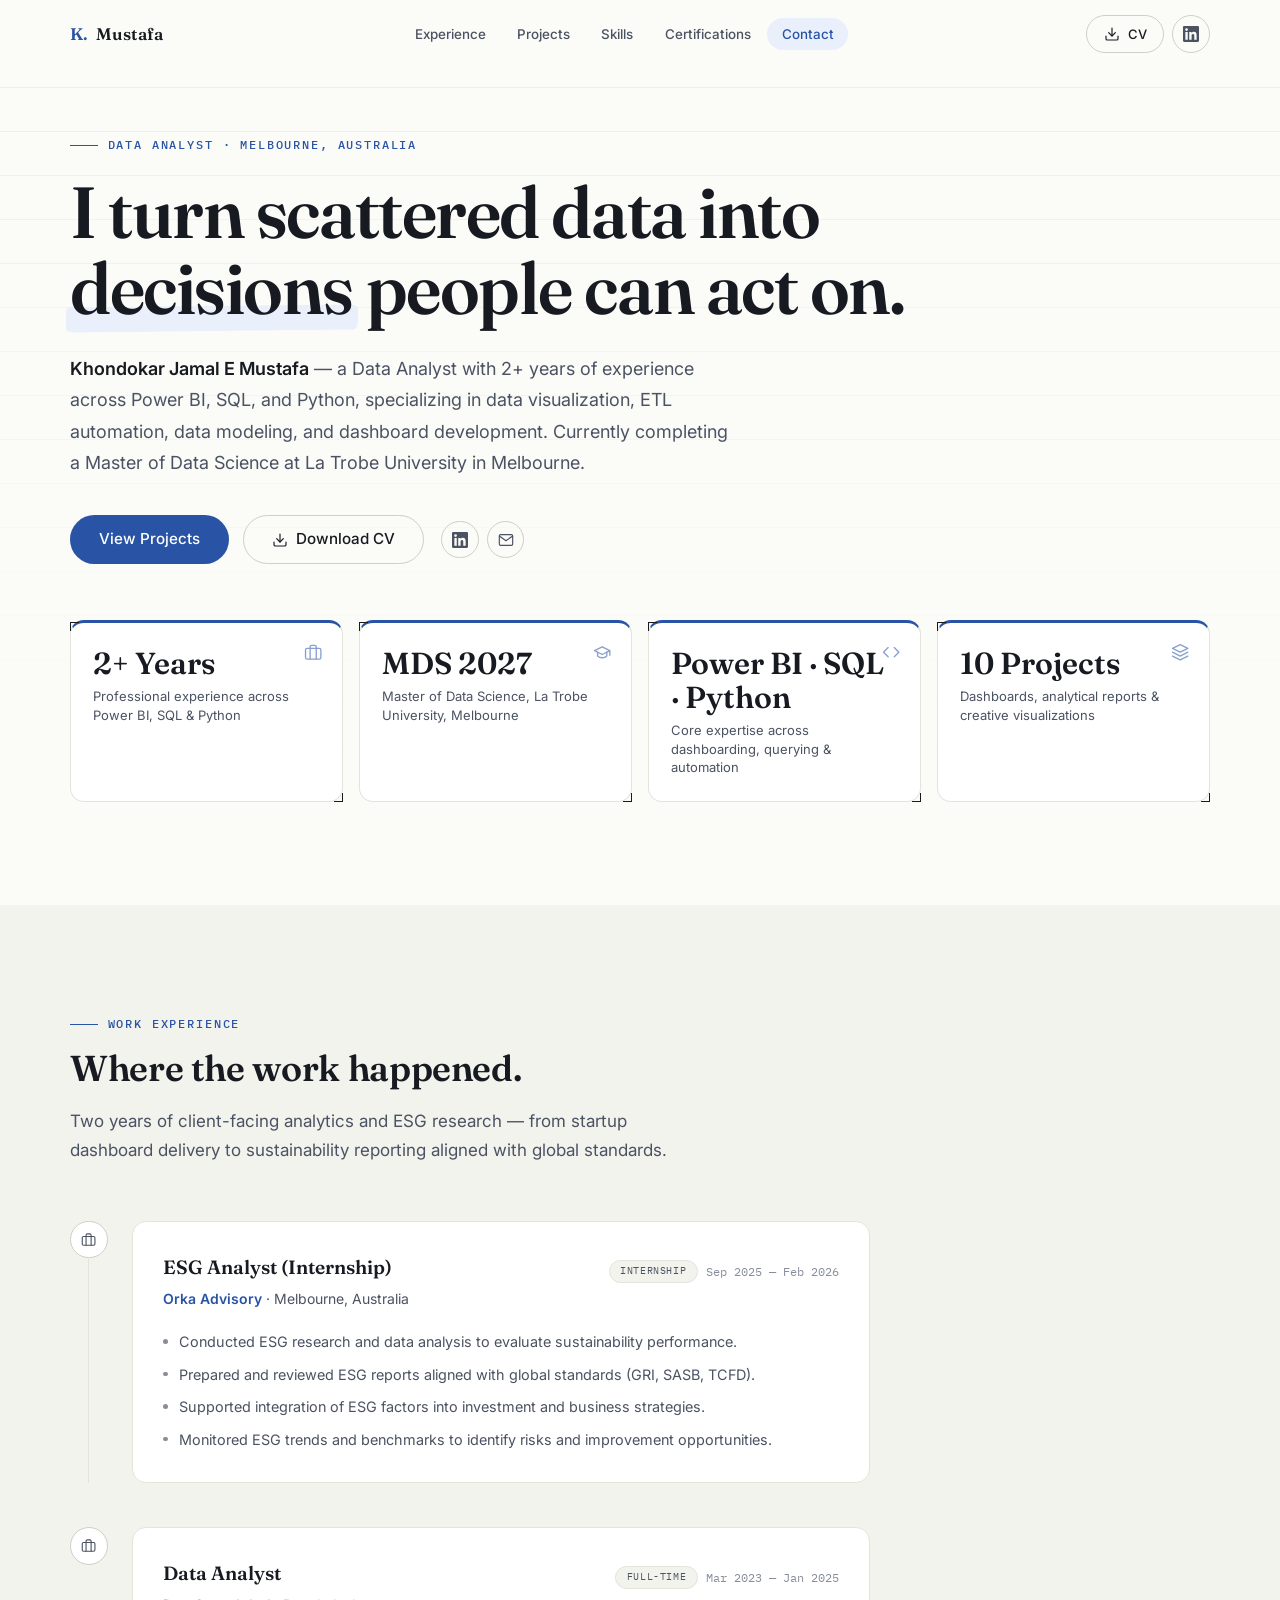
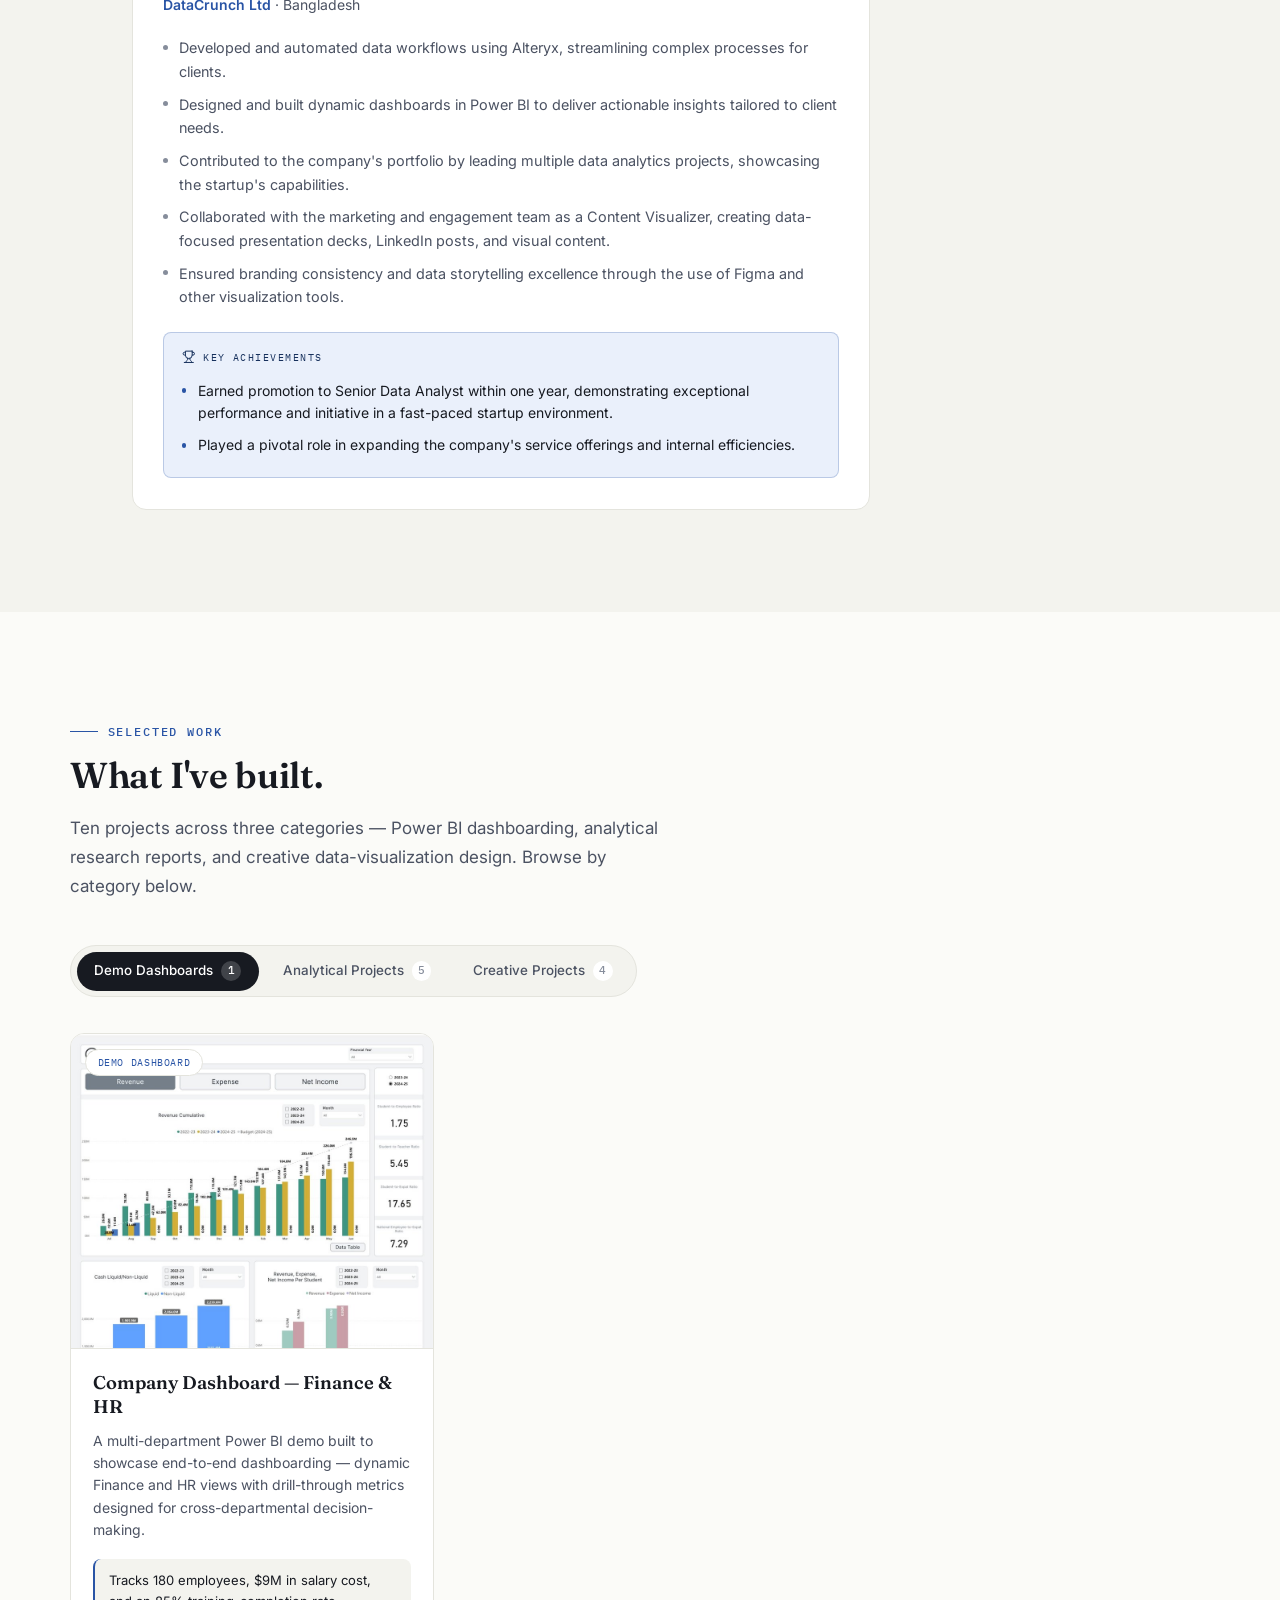
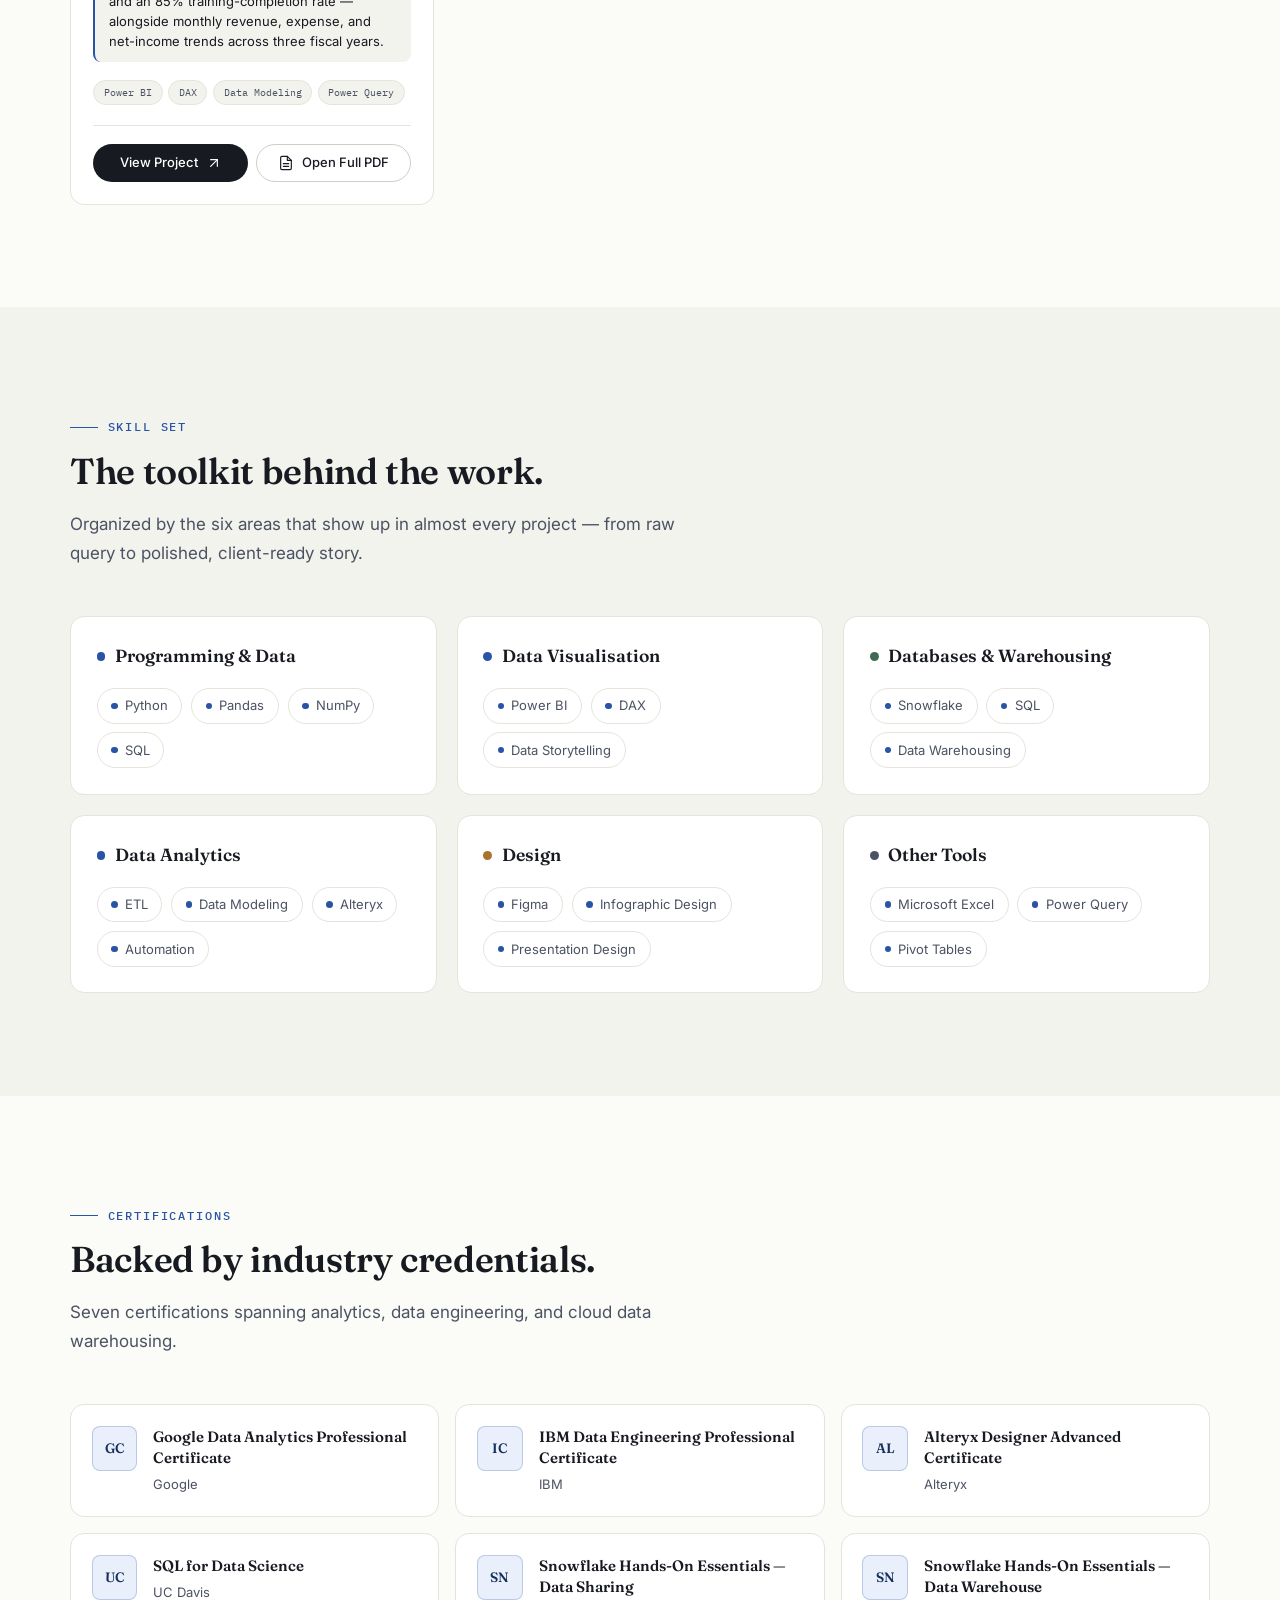
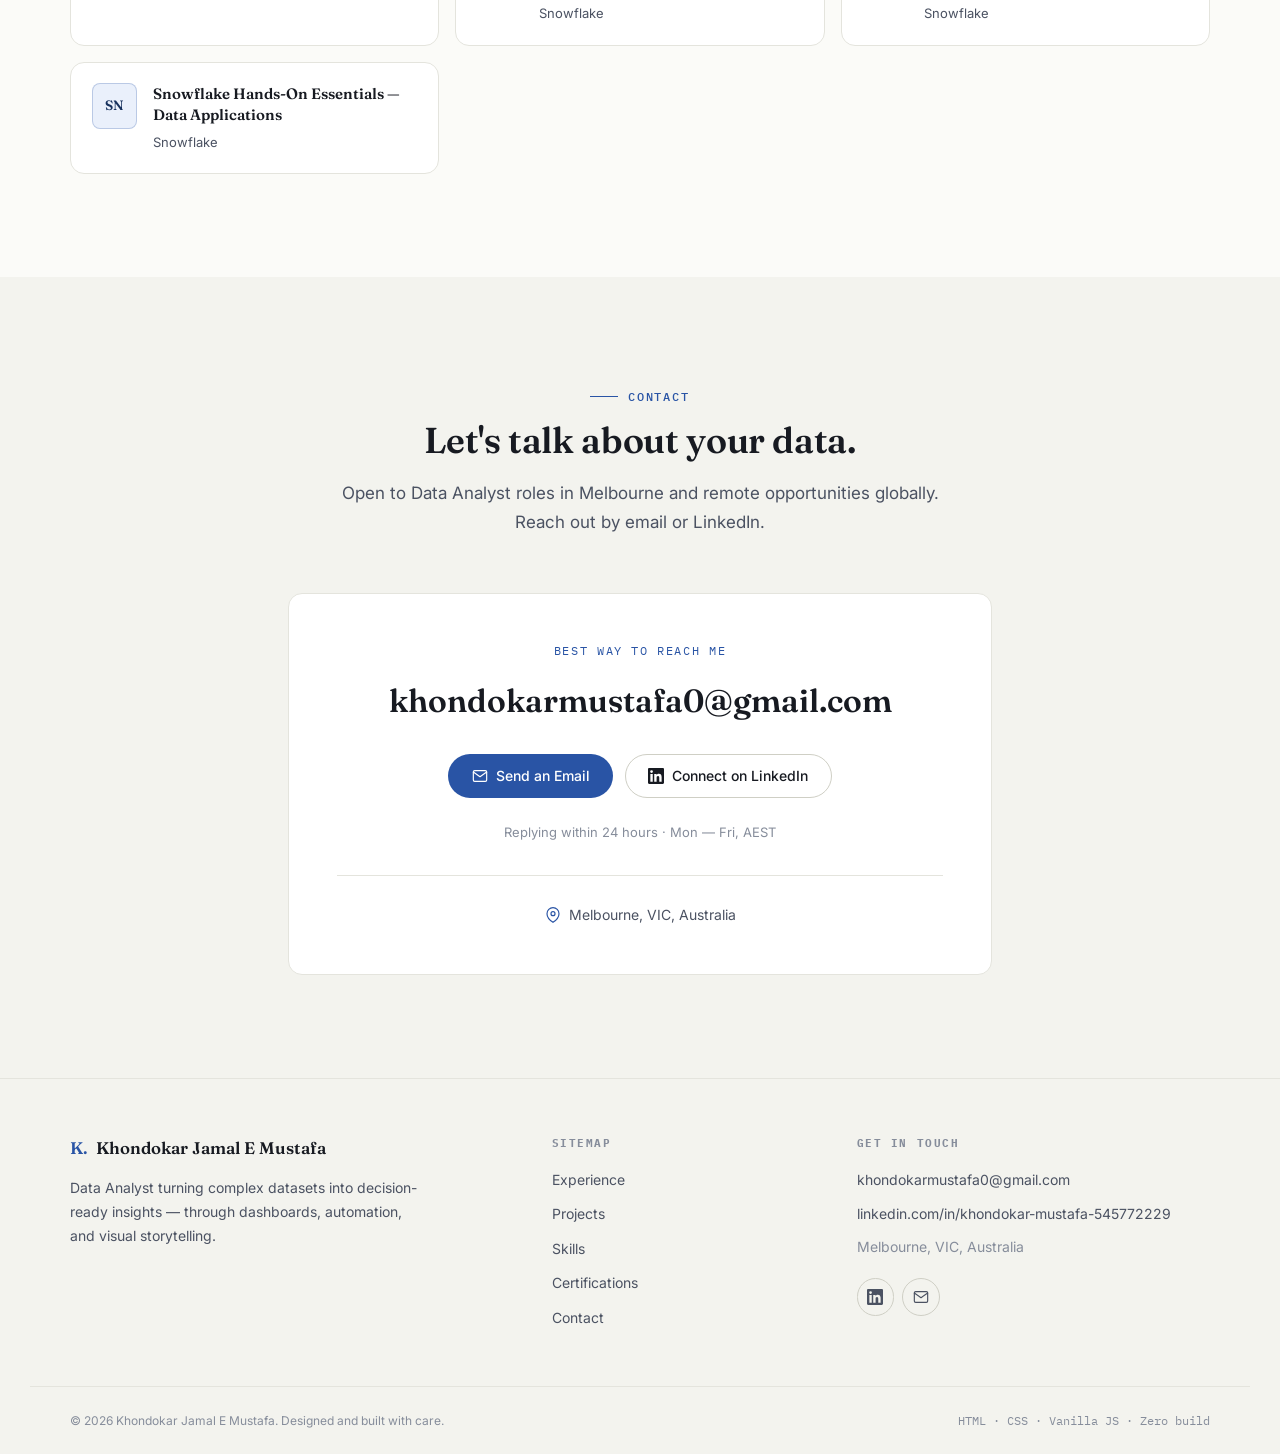
<file: index.html>
<!DOCTYPE html>
<html lang="en">
  <head>
    <meta charset="UTF-8" />
    <meta name="viewport" content="width=device-width, initial-scale=1.0" />
    <meta http-equiv="X-UA-Compatible" content="IE=edge" />

    <title>Khondokar Jamal E Mustafa — Data Analyst</title>
    <meta
      name="description"
      content="Data Analyst with 2+ years of experience across Power BI, SQL, and Python — specializing in data visualization, ETL automation, data modeling, and dashboard development."
    />
    <meta name="keywords" content="Data Analyst, Power BI, SQL, Python, Alteryx, Snowflake, Data Visualization, ETL, Dashboards, Khondokar Jamal E Mustafa, Melbourne Data Analyst" />
    <meta name="author" content="Khondokar Jamal E Mustafa" />
    <meta name="theme-color" content="#FBFBF8" />

    <meta property="og:type" content="website" />
    <meta property="og:title" content="Khondokar Jamal E Mustafa — Data Analyst" />
    <meta property="og:description" content="Power BI, SQL, Python. Turning data into decisions people can act on." />
    <meta property="og:locale" content="en_AU" />
    <meta name="twitter:card" content="summary_large_image" />
    <meta name="twitter:title" content="Khondokar Jamal E Mustafa — Data Analyst" />

    <link rel="preconnect" href="https://fonts.googleapis.com" />
    <link rel="preconnect" href="https://fonts.gstatic.com" crossorigin />
    <link
      href="https://fonts.googleapis.com/css2?family=Fraunces:opsz,wght@9..144,500;9..144,600;9..144,700&family=Inter:wght@400;500;600;700&family=IBM+Plex+Mono:wght@400;500&display=swap"
      rel="stylesheet"
    />

    <link rel="stylesheet" href="./assets/css/style.css" />

    <!-- No phone number is included anywhere on this site or in this metadata. -->
    <script type="application/ld+json">
      {
        "@context": "https://schema.org",
        "@type": "Person",
        "name": "Khondokar Jamal E Mustafa",
        "jobTitle": "Data Analyst",
        "description": "Data Analyst specializing in Power BI, SQL, Python, and data storytelling.",
        "email": "mailto:khondokarmustafa0@gmail.com",
        "address": { "@type": "PostalAddress", "addressLocality": "Melbourne", "addressRegion": "VIC", "addressCountry": "AU" },
        "sameAs": ["https://www.linkedin.com/in/khondokar-mustafa-545772229/"],
        "knowsAbout": ["Power BI", "SQL", "Python", "Alteryx", "Snowflake", "ETL", "Data Modeling", "Figma"],
        "alumniOf": [
          { "@type": "CollegeOrUniversity", "name": "La Trobe University", "location": "Melbourne, Australia" },
          { "@type": "CollegeOrUniversity", "name": "BRAC University", "location": "Bangladesh" }
        ]
      }
    </script>
  </head>

  <body>
    <a href="#main" class="skip-link">Skip to content</a>

    <!-- ================= NAVBAR ================= -->
    <header class="navbar">
      <nav class="container navbar__inner" aria-label="Primary">
        <a href="#hero" class="navbar__brand">
          <span class="navbar__brand-mark">K.</span>
          <span>Mustafa</span>
        </a>

        <ul class="navbar__links">
          <li><a href="#experience" class="navbar__link" data-section="experience">Experience</a></li>
          <li><a href="#projects" class="navbar__link" data-section="projects">Projects</a></li>
          <li><a href="#skills" class="navbar__link" data-section="skills">Skills</a></li>
          <li><a href="#certifications" class="navbar__link" data-section="certifications">Certifications</a></li>
          <li><a href="#contact" class="navbar__link" data-section="contact">Contact</a></li>
        </ul>

        <div class="navbar__actions">
          <a href="#" data-cv-link target="_blank" rel="noopener noreferrer" class="btn btn--outline btn--sm navbar__cv-btn">
            <span data-icon="download"></span>
            <span>CV</span>
          </a>
          <a href="https://www.linkedin.com/in/khondokar-mustafa-545772229/" target="_blank" rel="noopener noreferrer" aria-label="LinkedIn" class="icon-btn"><span data-icon="linkedin"></span></a>
          <button type="button" class="icon-btn mobile-menu-toggle" aria-label="Open menu">
            <span data-icon="menu"></span>
          </button>
        </div>
      </nav>
    </header>

    <!-- Mobile drawer -->
    <div class="mobile-drawer" role="dialog" aria-modal="true" aria-label="Mobile menu">
      <div class="mobile-drawer__backdrop" aria-hidden="true"></div>
      <div class="mobile-drawer__panel">
        <div class="mobile-drawer__header">
          <span class="mobile-drawer__header-title">Menu</span>
          <button type="button" class="icon-btn" data-close-drawer aria-label="Close menu"><span data-icon="close"></span></button>
        </div>
        <nav class="mobile-drawer__nav">
          <ul>
            <li><a href="#experience" class="mobile-drawer__link"><span>Experience</span><span class="mobile-drawer__link-index">01</span></a></li>
            <li><a href="#projects" class="mobile-drawer__link"><span>Projects</span><span class="mobile-drawer__link-index">02</span></a></li>
            <li><a href="#skills" class="mobile-drawer__link"><span>Skills</span><span class="mobile-drawer__link-index">03</span></a></li>
            <li><a href="#certifications" class="mobile-drawer__link"><span>Certifications</span><span class="mobile-drawer__link-index">04</span></a></li>
            <li><a href="#contact" class="mobile-drawer__link"><span>Contact</span><span class="mobile-drawer__link-index">05</span></a></li>
          </ul>
        </nav>
        <div class="mobile-drawer__footer">
          <a href="#" data-cv-link target="_blank" rel="noopener noreferrer" class="btn btn--primary" style="width: 100%;">
            <span data-icon="download"></span><span>Download CV</span>
          </a>
          <div class="mobile-drawer__socials">
            <a href="https://www.linkedin.com/in/khondokar-mustafa-545772229/" target="_blank" rel="noopener noreferrer" aria-label="LinkedIn" class="icon-btn"><span data-icon="linkedin"></span></a>
            <a href="mailto:khondokarmustafa0@gmail.com" aria-label="Email" class="icon-btn"><span data-icon="mail"></span></a>
          </div>
        </div>
      </div>
    </div>

    <main id="main">
      <!-- ================= HERO ================= -->
      <section id="hero" class="hero">
        <div class="ruled-bg"></div>
        <div class="container">
          <div class="hero__eyebrow-row">
            <span class="eyebrow">Data Analyst · Melbourne, Australia</span>
          </div>

          <h1 class="hero__title">
            I turn scattered data into <span class="swipe">decisions</span> people can act on.
          </h1>

          <p class="hero__lede">
            <strong>Khondokar Jamal E Mustafa</strong> — a Data Analyst with 2+ years of experience
            across Power BI, SQL, and Python, specializing in data visualization, ETL automation,
            data modeling, and dashboard development. Currently completing a Master of Data Science
            at La Trobe University in Melbourne.
          </p>

          <div class="hero__ctas">
            <a href="#projects" class="btn btn--accent btn--lg"><span>View Projects</span></a>
            <a href="#" data-cv-link target="_blank" rel="noopener noreferrer" class="btn btn--outline btn--lg">
              <span data-icon="download"></span><span>Download CV</span>
            </a>
            <span class="hero__social-inline">
              <a href="https://www.linkedin.com/in/khondokar-mustafa-545772229/" target="_blank" rel="noopener noreferrer" aria-label="LinkedIn" class="icon-btn"><span data-icon="linkedin"></span></a>
              <a href="mailto:khondokarmustafa0@gmail.com" aria-label="Email" class="icon-btn"><span data-icon="mail"></span></a>
            </span>
          </div>

          <!-- Data cards -->
          <div class="data-cards">
            <div class="data-card tick-corner reveal">
              <span class="data-card__icon" data-icon="briefcase"></span>
              <p class="data-card__value">2+ Years</p>
              <p class="data-card__label">Professional experience across Power BI, SQL &amp; Python</p>
            </div>
            <div class="data-card tick-corner reveal reveal-delay-1">
              <span class="data-card__icon" data-icon="gradCap"></span>
              <p class="data-card__value">MDS 2027</p>
              <p class="data-card__label">Master of Data Science, La Trobe University, Melbourne</p>
            </div>
            <div class="data-card tick-corner reveal reveal-delay-2">
              <span class="data-card__icon" data-icon="code"></span>
              <p class="data-card__value">Power BI · SQL · Python</p>
              <p class="data-card__label">Core expertise across dashboarding, querying &amp; automation</p>
            </div>
            <div class="data-card tick-corner reveal reveal-delay-3">
              <span class="data-card__icon" data-icon="layers"></span>
              <p class="data-card__value">10 Projects</p>
              <p class="data-card__label">Dashboards, analytical reports &amp; creative visualizations</p>
            </div>
          </div>
        </div>
      </section>

      <!-- ================= EXPERIENCE ================= -->
      <section id="experience" class="section section--tinted">
        <div class="container">
          <div class="section-heading reveal">
            <span class="eyebrow">Work Experience</span>
            <h2 class="section-heading__title">Where the work happened.</h2>
            <p class="section-heading__desc">
              Two years of client-facing analytics and ESG research — from startup dashboard delivery
              to sustainability reporting aligned with global standards.
            </p>
          </div>

          <ol class="timeline">
            <li class="timeline__item reveal">
              <div class="timeline__rail">
                <span class="timeline__node"><span data-icon="briefcase"></span></span>
                <span class="timeline__connector"></span>
              </div>
              <article class="timeline__card">
                <header class="timeline__header">
                  <div>
                    <h3 class="timeline__role">ESG Analyst (Internship)</h3>
                    <p class="timeline__company"><span class="timeline__company-name">Orka Advisory</span> · Melbourne, Australia</p>
                  </div>
                  <div class="timeline__meta">
                    <span class="timeline__type">Internship</span>
                    <span class="timeline__dates">Sep 2025 — Feb 2026</span>
                  </div>
                </header>
                <ul class="timeline__responsibilities">
                  <li class="timeline__responsibility">Conducted ESG research and data analysis to evaluate sustainability performance.</li>
                  <li class="timeline__responsibility">Prepared and reviewed ESG reports aligned with global standards (GRI, SASB, TCFD).</li>
                  <li class="timeline__responsibility">Supported integration of ESG factors into investment and business strategies.</li>
                  <li class="timeline__responsibility">Monitored ESG trends and benchmarks to identify risks and improvement opportunities.</li>
                </ul>
              </article>
            </li>

            <li class="timeline__item reveal reveal-delay-1">
              <div class="timeline__rail">
                <span class="timeline__node"><span data-icon="briefcase"></span></span>
              </div>
              <article class="timeline__card">
                <header class="timeline__header">
                  <div>
                    <h3 class="timeline__role">Data Analyst</h3>
                    <p class="timeline__company"><span class="timeline__company-name">DataCrunch Ltd</span> · Bangladesh</p>
                  </div>
                  <div class="timeline__meta">
                    <span class="timeline__type">Full-time</span>
                    <span class="timeline__dates">Mar 2023 — Jan 2025</span>
                  </div>
                </header>
                <ul class="timeline__responsibilities">
                  <li class="timeline__responsibility">Developed and automated data workflows using Alteryx, streamlining complex processes for clients.</li>
                  <li class="timeline__responsibility">Designed and built dynamic dashboards in Power BI to deliver actionable insights tailored to client needs.</li>
                  <li class="timeline__responsibility">Contributed to the company's portfolio by leading multiple data analytics projects, showcasing the startup's capabilities.</li>
                  <li class="timeline__responsibility">Collaborated with the marketing and engagement team as a Content Visualizer, creating data-focused presentation decks, LinkedIn posts, and visual content.</li>
                  <li class="timeline__responsibility">Ensured branding consistency and data storytelling excellence through the use of Figma and other visualization tools.</li>
                </ul>
                <div class="timeline__achievements">
                  <div class="timeline__achievements-label"><span data-icon="trophy"></span><span>Key Achievements</span></div>
                  <ul>
                    <li class="timeline__achievement">Earned promotion to Senior Data Analyst within one year, demonstrating exceptional performance and initiative in a fast-paced startup environment.</li>
                    <li class="timeline__achievement">Played a pivotal role in expanding the company's service offerings and internal efficiencies.</li>
                  </ul>
                </div>
              </article>
            </li>
          </ol>
        </div>
      </section>

      <!-- ================= PROJECTS ================= -->
      <section id="projects" class="section">
        <div class="container">
          <div class="section-heading reveal">
            <span class="eyebrow">Selected Work</span>
            <h2 class="section-heading__title">What I've built.</h2>
            <p class="section-heading__desc">
              Ten projects across three categories — Power BI dashboarding, analytical research
              reports, and creative data-visualization design. Browse by category below.
            </p>
          </div>

          <div class="tabs reveal" data-project-tabs role="tablist" aria-label="Project categories">
            <!-- rendered by JS -->
          </div>

          <div data-project-panels>
            <!-- rendered by JS -->
          </div>
        </div>
      </section>

      <!-- ================= SKILLS ================= -->
      <section id="skills" class="section section--tinted">
        <div class="container">
          <div class="section-heading reveal">
            <span class="eyebrow">Skill Set</span>
            <h2 class="section-heading__title">The toolkit behind the work.</h2>
            <p class="section-heading__desc">
              Organized by the six areas that show up in almost every project — from raw query to
              polished, client-ready story.
            </p>
          </div>

          <div class="skills__grid">
            <article class="skill-card reveal">
              <h3 class="skill-card__label"><span class="skill-card__label-dot" style="background: var(--accent);"></span>Programming &amp; Data</h3>
              <div class="skill-card__chips chip-row">
                <span class="chip"><span class="chip__dot"></span>Python</span>
                <span class="chip"><span class="chip__dot"></span>Pandas</span>
                <span class="chip"><span class="chip__dot"></span>NumPy</span>
                <span class="chip"><span class="chip__dot"></span>SQL</span>
              </div>
            </article>

            <article class="skill-card reveal reveal-delay-1">
              <h3 class="skill-card__label"><span class="skill-card__label-dot" style="background: var(--cat-dashboard);"></span>Data Visualisation</h3>
              <div class="skill-card__chips chip-row">
                <span class="chip"><span class="chip__dot"></span>Power BI</span>
                <span class="chip"><span class="chip__dot"></span>DAX</span>
                <span class="chip"><span class="chip__dot"></span>Data Storytelling</span>
              </div>
            </article>

            <article class="skill-card reveal reveal-delay-2">
              <h3 class="skill-card__label"><span class="skill-card__label-dot" style="background: var(--cat-analytical);"></span>Databases &amp; Warehousing</h3>
              <div class="skill-card__chips chip-row">
                <span class="chip"><span class="chip__dot"></span>Snowflake</span>
                <span class="chip"><span class="chip__dot"></span>SQL</span>
                <span class="chip"><span class="chip__dot"></span>Data Warehousing</span>
              </div>
            </article>

            <article class="skill-card reveal">
              <h3 class="skill-card__label"><span class="skill-card__label-dot" style="background: var(--accent);"></span>Data Analytics</h3>
              <div class="skill-card__chips chip-row">
                <span class="chip"><span class="chip__dot"></span>ETL</span>
                <span class="chip"><span class="chip__dot"></span>Data Modeling</span>
                <span class="chip"><span class="chip__dot"></span>Alteryx</span>
                <span class="chip"><span class="chip__dot"></span>Automation</span>
              </div>
            </article>

            <article class="skill-card reveal reveal-delay-1">
              <h3 class="skill-card__label"><span class="skill-card__label-dot" style="background: var(--cat-creative);"></span>Design</h3>
              <div class="skill-card__chips chip-row">
                <span class="chip"><span class="chip__dot"></span>Figma</span>
                <span class="chip"><span class="chip__dot"></span>Infographic Design</span>
                <span class="chip"><span class="chip__dot"></span>Presentation Design</span>
              </div>
            </article>

            <article class="skill-card reveal reveal-delay-2">
              <h3 class="skill-card__label"><span class="skill-card__label-dot" style="background: var(--ink-soft);"></span>Other Tools</h3>
              <div class="skill-card__chips chip-row">
                <span class="chip"><span class="chip__dot"></span>Microsoft Excel</span>
                <span class="chip"><span class="chip__dot"></span>Power Query</span>
                <span class="chip"><span class="chip__dot"></span>Pivot Tables</span>
              </div>
            </article>
          </div>
        </div>
      </section>

      <!-- ================= CERTIFICATIONS ================= -->
      <section id="certifications" class="section">
        <div class="container">
          <div class="section-heading reveal">
            <span class="eyebrow">Certifications</span>
            <h2 class="section-heading__title">Backed by industry credentials.</h2>
            <p class="section-heading__desc">
              Seven certifications spanning analytics, data engineering, and cloud data warehousing.
            </p>
          </div>

          <div class="certs__grid">
            <article class="cert-card reveal">
              <div class="cert-card__badge">GC</div>
              <div class="cert-card__body">
                <h3 class="cert-card__title">Google Data Analytics Professional Certificate</h3>
                <p class="cert-card__issuer">Google</p>
              </div>
            </article>
            <article class="cert-card reveal">
              <div class="cert-card__badge">IC</div>
              <div class="cert-card__body">
                <h3 class="cert-card__title">IBM Data Engineering Professional Certificate</h3>
                <p class="cert-card__issuer">IBM</p>
              </div>
            </article>
            <article class="cert-card reveal">
              <div class="cert-card__badge">AL</div>
              <div class="cert-card__body">
                <h3 class="cert-card__title">Alteryx Designer Advanced Certificate</h3>
                <p class="cert-card__issuer">Alteryx</p>
              </div>
            </article>
            <article class="cert-card reveal reveal-delay-1">
              <div class="cert-card__badge">UC</div>
              <div class="cert-card__body">
                <h3 class="cert-card__title">SQL for Data Science</h3>
                <p class="cert-card__issuer">UC Davis</p>
              </div>
            </article>
            <article class="cert-card reveal reveal-delay-1">
              <div class="cert-card__badge">SN</div>
              <div class="cert-card__body">
                <h3 class="cert-card__title">Snowflake Hands-On Essentials — Data Sharing</h3>
                <p class="cert-card__issuer">Snowflake</p>
              </div>
            </article>
            <article class="cert-card reveal reveal-delay-1">
              <div class="cert-card__badge">SN</div>
              <div class="cert-card__body">
                <h3 class="cert-card__title">Snowflake Hands-On Essentials — Data Warehouse</h3>
                <p class="cert-card__issuer">Snowflake</p>
              </div>
            </article>
            <article class="cert-card reveal reveal-delay-2">
              <div class="cert-card__badge">SN</div>
              <div class="cert-card__body">
                <h3 class="cert-card__title">Snowflake Hands-On Essentials — Data Applications</h3>
                <p class="cert-card__issuer">Snowflake</p>
              </div>
            </article>
          </div>
        </div>
      </section>

      <!-- ================= CONTACT ================= -->
      <section id="contact" class="section section--tinted">
        <div class="container">
          <div class="section-heading section-heading--center reveal" style="margin-inline: auto; text-align: center;">
            <span class="eyebrow" style="justify-content: center;">Contact</span>
            <h2 class="section-heading__title">Let's talk about your data.</h2>
            <p class="section-heading__desc" style="margin-inline: auto;">
              Open to Data Analyst roles in Melbourne and remote opportunities globally.
              Reach out by email or LinkedIn.
            </p>
          </div>

          <div class="contact__wrap reveal">
            <div class="contact__card">
              <p class="contact__label">Best way to reach me</p>
              <a href="mailto:khondokarmustafa0@gmail.com" class="contact__email">khondokarmustafa0@gmail.com</a>
              <div class="contact__ctas">
                <a href="mailto:khondokarmustafa0@gmail.com" class="btn btn--accent">
                  <span data-icon="mail"></span><span>Send an Email</span>
                </a>
                <a href="https://www.linkedin.com/in/khondokar-mustafa-545772229/" target="_blank" rel="noopener noreferrer" class="btn btn--outline">
                  <span data-icon="linkedin"></span><span>Connect on LinkedIn</span>
                </a>
              </div>
              <p class="contact__note">Replying within 24 hours · Mon — Fri, AEST</p>
              <div class="contact__location">
                <span data-icon="mapPin"></span>
                <span>Melbourne, VIC, Australia</span>
              </div>
            </div>
          </div>
        </div>
      </section>
    </main>

    <!-- ================= FOOTER ================= -->
    <footer class="footer">
      <div class="container footer__grid">
        <div class="footer__brand-block">
          <a href="#hero" class="navbar__brand"><span class="navbar__brand-mark">K.</span><span>Khondokar Jamal E Mustafa</span></a>
          <p class="footer__tagline">Data Analyst turning complex datasets into decision-ready insights — through dashboards, automation, and visual storytelling.</p>
        </div>
        <div>
          <h3 class="footer__heading">Sitemap</h3>
          <ul class="footer__list">
            <li><a href="#experience">Experience</a></li>
            <li><a href="#projects">Projects</a></li>
            <li><a href="#skills">Skills</a></li>
            <li><a href="#certifications">Certifications</a></li>
            <li><a href="#contact">Contact</a></li>
          </ul>
        </div>
        <div>
          <h3 class="footer__heading">Get in Touch</h3>
          <ul class="footer__list">
            <li><a href="mailto:khondokarmustafa0@gmail.com">khondokarmustafa0@gmail.com</a></li>
            <li><a href="https://www.linkedin.com/in/khondokar-mustafa-545772229/" target="_blank" rel="noopener noreferrer">linkedin.com/in/khondokar-mustafa-545772229</a></li>
            <li style="color: var(--ink-faint); font-size: 0.875rem;">Melbourne, VIC, Australia</li>
          </ul>
          <div class="footer__socials">
            <a href="https://www.linkedin.com/in/khondokar-mustafa-545772229/" target="_blank" rel="noopener noreferrer" aria-label="LinkedIn" class="icon-btn"><span data-icon="linkedin"></span></a>
            <a href="mailto:khondokarmustafa0@gmail.com" aria-label="Email" class="icon-btn"><span data-icon="mail"></span></a>
          </div>
        </div>
      </div>
      <div class="container footer__bottom">
        <p class="footer__copy">© <span data-current-year></span> Khondokar Jamal E Mustafa. Designed and built with care.</p>
        <p class="footer__stack">HTML · CSS · Vanilla JS · Zero build</p>
      </div>
    </footer>

    <!-- Lightbox -->
    <div class="lightbox">
      <div class="lightbox__backdrop"></div>
      <div class="lightbox__panel">
        <div class="lightbox__head">
          <h3 class="lightbox__title">Project</h3>
          <button type="button" class="icon-btn" data-close-lightbox aria-label="Close"><span data-icon="close"></span></button>
        </div>
        <div class="lightbox__body"></div>
        <div class="lightbox__foot"></div>
      </div>
    </div>

    <button type="button" class="back-to-top" aria-label="Back to top"><span data-icon="arrowUp"></span></button>

    <script src="./assets/js/main.js" defer></script>
  </body>
</html>
</file>
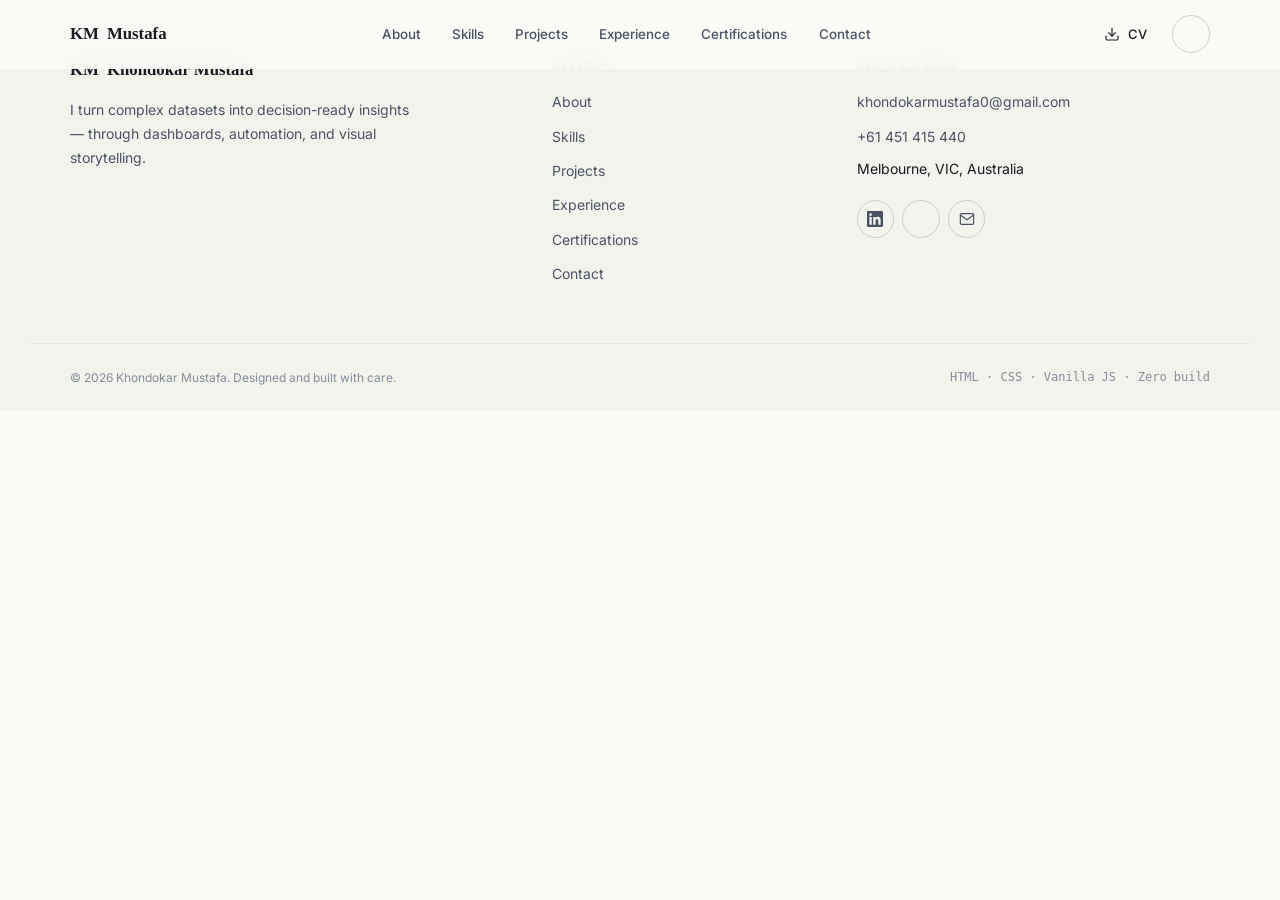
<file: projects/bangladesh-economy.html>
<!DOCTYPE html>
<html lang="en" data-theme="dark">
  <head>
    <meta charset="UTF-8" />
    <meta name="viewport" content="width=device-width, initial-scale=1.0" />
    <title>What's Happening to the Economy of Bangladesh · Khondokar Mustafa</title>
    <meta name="description" content="Case study by Khondokar Mustafa — Data Analyst." />
    <meta name="theme-color" content="#0A0E1A" media="(prefers-color-scheme: dark)" />
    <meta name="theme-color" content="#FFFFFF" media="(prefers-color-scheme: light)" />

    <!-- Open Graph -->
    <meta property="og:type" content="article" />
    <meta property="og:title" content="What's Happening to the Economy of Bangladesh · Khondokar Mustafa" />
    <meta property="og:locale" content="en_AU" />

    <!-- Twitter -->
    <meta name="twitter:card" content="summary_large_image" />
    <meta name="twitter:title" content="What's Happening to the Economy of Bangladesh" />

    <link rel="preconnect" href="https://fonts.googleapis.com" />
    <link rel="preconnect" href="https://fonts.gstatic.com" crossorigin />
    <link
      href="https://fonts.googleapis.com/css2?family=Inter:wght@400;500;600;700&family=JetBrains+Mono:wght@400;500&family=Space+Grotesk:wght@500;600;700&display=swap"
      rel="stylesheet"
    />

    <link rel="stylesheet" href="../assets/css/style.css" />

    <script>
      (function () {
        try {
          var t = localStorage.getItem('theme') || 'dark';
          document.documentElement.setAttribute('data-theme', t);
        } catch (e) {}
      })();
    </script>
  </head>

  <body>
    <a href="#main" class="skip-link">Skip to content</a>
    <div class="scroll-progress" aria-hidden="true"></div>

    <!-- NAVBAR -->
    <header class="navbar">
      <nav class="container navbar__inner" aria-label="Primary">
        <a href="../index.html#hero" class="navbar__brand">
          <span class="navbar__mark">KM</span>
          <span class="navbar__brand-name">Mustafa</span>
        </a>

        <ul class="navbar__links">
          <li><a href="../index.html#about" class="navbar__link">About</a></li>
          <li><a href="../index.html#skills" class="navbar__link">Skills</a></li>
          <li><a href="../index.html#projects" class="navbar__link">Projects</a></li>
          <li><a href="../index.html#experience" class="navbar__link">Experience</a></li>
          <li><a href="../index.html#certifications" class="navbar__link">Certifications</a></li>
          <li><a href="../index.html#contact" class="navbar__link">Contact</a></li>
        </ul>

        <div class="navbar__actions">
          <a
            href="../assets/cv/Khondokar_Mustafa_CV.pdf"
            target="_blank"
            rel="noopener noreferrer"
            class="btn btn--secondary btn--sm navbar__cv-btn"
          >
            <span data-icon="download"></span>
            <span>CV</span>
          </a>
          <button type="button" class="icon-btn" data-toggle-theme aria-label="Toggle theme">
            <span data-theme-icon></span>
          </button>
          <button type="button" class="icon-btn mobile-menu-toggle" aria-label="Open menu">
            <span data-icon="menu"></span>
          </button>
        </div>
      </nav>
    </header>

    <!-- Mobile drawer -->
    <div class="mobile-drawer" role="dialog" aria-modal="true" aria-label="Mobile menu">
      <div class="mobile-drawer__backdrop" aria-hidden="true"></div>
      <div class="mobile-drawer__panel">
        <div class="mobile-drawer__header">
          <span class="mobile-drawer__header-title">Menu</span>
          <button type="button" class="icon-btn" data-close-drawer aria-label="Close menu">
            <span data-icon="close"></span>
          </button>
        </div>
        <nav class="mobile-drawer__nav">
          <ul>
            <li><a href="../index.html#about" class="mobile-drawer__link"><span>About</span><span class="mobile-drawer__link-index">01</span></a></li>
            <li><a href="../index.html#skills" class="mobile-drawer__link"><span>Skills</span><span class="mobile-drawer__link-index">02</span></a></li>
            <li><a href="../index.html#projects" class="mobile-drawer__link"><span>Projects</span><span class="mobile-drawer__link-index">03</span></a></li>
            <li><a href="../index.html#experience" class="mobile-drawer__link"><span>Experience</span><span class="mobile-drawer__link-index">04</span></a></li>
            <li><a href="../index.html#certifications" class="mobile-drawer__link"><span>Certifications</span><span class="mobile-drawer__link-index">05</span></a></li>
            <li><a href="../index.html#contact" class="mobile-drawer__link"><span>Contact</span><span class="mobile-drawer__link-index">06</span></a></li>
          </ul>
        </nav>
        <div class="mobile-drawer__footer">
          <a href="../assets/cv/Khondokar_Mustafa_CV.pdf" target="_blank" rel="noopener noreferrer" class="btn btn--primary" style="width: 100%;">
            <span data-icon="download"></span>
            <span>Download CV</span>
          </a>
          <div class="mobile-drawer__socials">
            <a href="https://linkedin.com/in/khondokarmustafa" target="_blank" rel="noopener noreferrer" aria-label="LinkedIn" class="icon-btn"><span data-icon="linkedin"></span></a>
            <a href="https://github.com/khondokarmustafa" target="_blank" rel="noopener noreferrer" aria-label="GitHub" class="icon-btn"><span data-icon="github"></span></a>
            <a href="mailto:khondokarmustafa0@gmail.com" aria-label="Email" class="icon-btn"><span data-icon="mail"></span></a>
          </div>
        </div>
      </div>
    </div>

    <!-- MAIN: content rendered by JS from PROJECTS[data-case-study] -->
    <main id="main" data-case-study="bangladesh-economy"></main>

    <!-- FOOTER -->
    <footer class="footer">
      <div class="container footer__grid">
        <div class="footer__brand-block">
          <a href="../index.html#hero" class="navbar__brand">
            <span class="navbar__mark">KM</span>
            <span>Khondokar Mustafa</span>
          </a>
          <p class="footer__tagline">
            I turn complex datasets into decision-ready insights — through
            dashboards, automation, and visual storytelling.
          </p>
        </div>

        <div>
          <h3 class="footer__heading">Sitemap</h3>
          <ul class="footer__list">
            <li><a href="../index.html#about">About</a></li>
            <li><a href="../index.html#skills">Skills</a></li>
            <li><a href="../index.html#projects">Projects</a></li>
            <li><a href="../index.html#experience">Experience</a></li>
            <li><a href="../index.html#certifications">Certifications</a></li>
            <li><a href="../index.html#contact">Contact</a></li>
          </ul>
        </div>

        <div>
          <h3 class="footer__heading">Get in touch</h3>
          <ul class="footer__list">
            <li><a href="mailto:khondokarmustafa0@gmail.com">khondokarmustafa0@gmail.com</a></li>
            <li><a href="tel:+61451415440">+61 451 415 440</a></li>
            <li style="color: var(--text-muted); font-size: 0.875rem;">Melbourne, VIC, Australia</li>
          </ul>
          <div class="footer__socials">
            <a href="https://linkedin.com/in/khondokarmustafa" target="_blank" rel="noopener noreferrer" aria-label="LinkedIn" class="icon-btn"><span data-icon="linkedin"></span></a>
            <a href="https://github.com/khondokarmustafa" target="_blank" rel="noopener noreferrer" aria-label="GitHub" class="icon-btn"><span data-icon="github"></span></a>
            <a href="mailto:khondokarmustafa0@gmail.com" aria-label="Email" class="icon-btn"><span data-icon="mail"></span></a>
          </div>
        </div>
      </div>

      <div class="container footer__bottom">
        <p class="footer__copy">© <span data-current-year></span> Khondokar Mustafa. Designed and built with care.</p>
        <p class="footer__stack">HTML · CSS · Vanilla JS · Zero build</p>
      </div>
    </footer>

    <button type="button" class="back-to-top" aria-label="Back to top">
      <span data-icon="arrowUp"></span>
    </button>

    <script src="../assets/js/main.js" defer></script>
  </body>
</html>
</file>
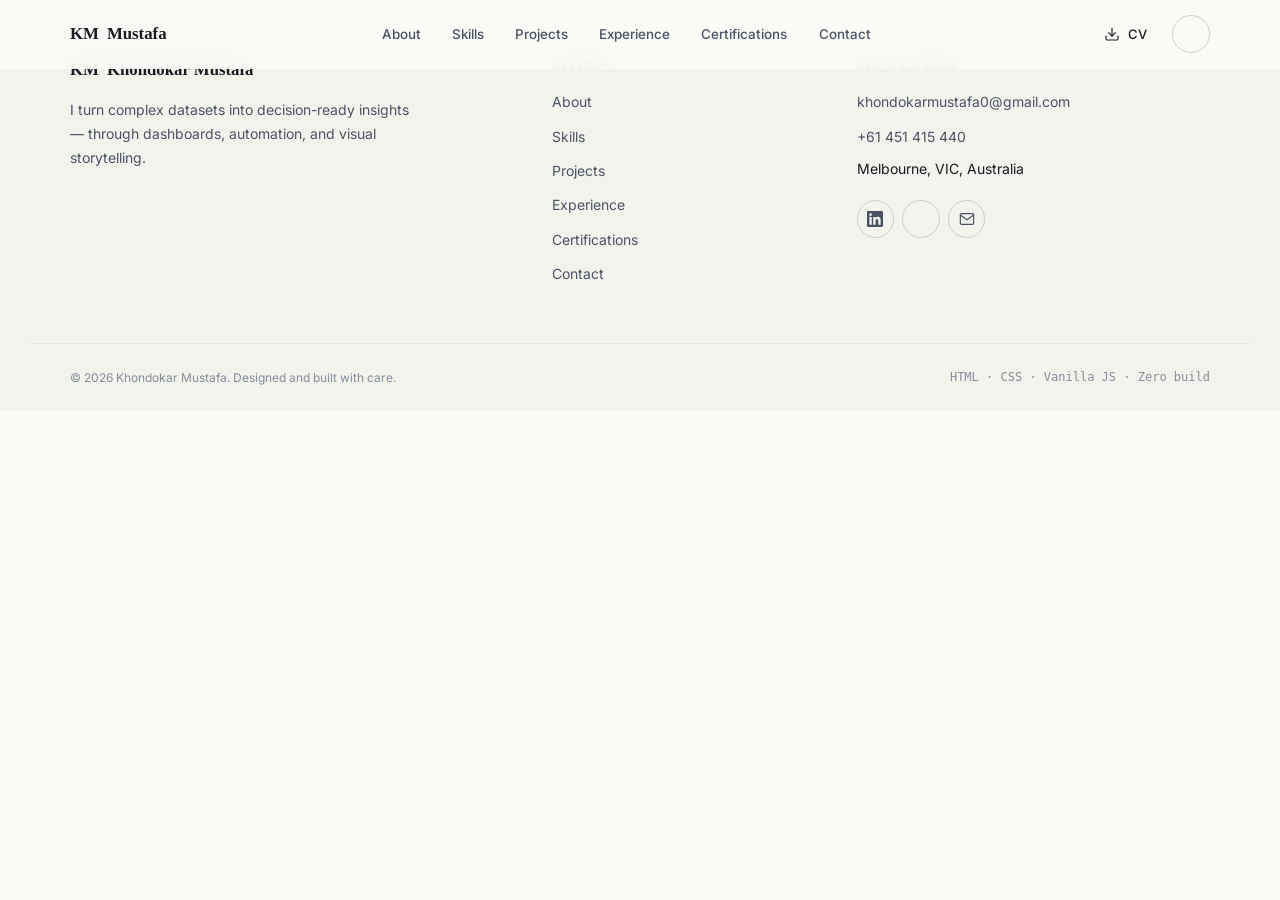
<file: projects/covid-herd-immunity.html>
<!DOCTYPE html>
<html lang="en" data-theme="dark">
  <head>
    <meta charset="UTF-8" />
    <meta name="viewport" content="width=device-width, initial-scale=1.0" />
    <title>The Tale of COVID-19's Herd Immunity · Khondokar Mustafa</title>
    <meta name="description" content="Case study by Khondokar Mustafa — Data Analyst." />
    <meta name="theme-color" content="#0A0E1A" media="(prefers-color-scheme: dark)" />
    <meta name="theme-color" content="#FFFFFF" media="(prefers-color-scheme: light)" />

    <!-- Open Graph -->
    <meta property="og:type" content="article" />
    <meta property="og:title" content="The Tale of COVID-19's Herd Immunity · Khondokar Mustafa" />
    <meta property="og:locale" content="en_AU" />

    <!-- Twitter -->
    <meta name="twitter:card" content="summary_large_image" />
    <meta name="twitter:title" content="The Tale of COVID-19's Herd Immunity" />

    <link rel="preconnect" href="https://fonts.googleapis.com" />
    <link rel="preconnect" href="https://fonts.gstatic.com" crossorigin />
    <link
      href="https://fonts.googleapis.com/css2?family=Inter:wght@400;500;600;700&family=JetBrains+Mono:wght@400;500&family=Space+Grotesk:wght@500;600;700&display=swap"
      rel="stylesheet"
    />

    <link rel="stylesheet" href="../assets/css/style.css" />

    <script>
      (function () {
        try {
          var t = localStorage.getItem('theme') || 'dark';
          document.documentElement.setAttribute('data-theme', t);
        } catch (e) {}
      })();
    </script>
  </head>

  <body>
    <a href="#main" class="skip-link">Skip to content</a>
    <div class="scroll-progress" aria-hidden="true"></div>

    <!-- NAVBAR -->
    <header class="navbar">
      <nav class="container navbar__inner" aria-label="Primary">
        <a href="../index.html#hero" class="navbar__brand">
          <span class="navbar__mark">KM</span>
          <span class="navbar__brand-name">Mustafa</span>
        </a>

        <ul class="navbar__links">
          <li><a href="../index.html#about" class="navbar__link">About</a></li>
          <li><a href="../index.html#skills" class="navbar__link">Skills</a></li>
          <li><a href="../index.html#projects" class="navbar__link">Projects</a></li>
          <li><a href="../index.html#experience" class="navbar__link">Experience</a></li>
          <li><a href="../index.html#certifications" class="navbar__link">Certifications</a></li>
          <li><a href="../index.html#contact" class="navbar__link">Contact</a></li>
        </ul>

        <div class="navbar__actions">
          <a
            href="../assets/cv/Khondokar_Mustafa_CV.pdf"
            target="_blank"
            rel="noopener noreferrer"
            class="btn btn--secondary btn--sm navbar__cv-btn"
          >
            <span data-icon="download"></span>
            <span>CV</span>
          </a>
          <button type="button" class="icon-btn" data-toggle-theme aria-label="Toggle theme">
            <span data-theme-icon></span>
          </button>
          <button type="button" class="icon-btn mobile-menu-toggle" aria-label="Open menu">
            <span data-icon="menu"></span>
          </button>
        </div>
      </nav>
    </header>

    <!-- Mobile drawer -->
    <div class="mobile-drawer" role="dialog" aria-modal="true" aria-label="Mobile menu">
      <div class="mobile-drawer__backdrop" aria-hidden="true"></div>
      <div class="mobile-drawer__panel">
        <div class="mobile-drawer__header">
          <span class="mobile-drawer__header-title">Menu</span>
          <button type="button" class="icon-btn" data-close-drawer aria-label="Close menu">
            <span data-icon="close"></span>
          </button>
        </div>
        <nav class="mobile-drawer__nav">
          <ul>
            <li><a href="../index.html#about" class="mobile-drawer__link"><span>About</span><span class="mobile-drawer__link-index">01</span></a></li>
            <li><a href="../index.html#skills" class="mobile-drawer__link"><span>Skills</span><span class="mobile-drawer__link-index">02</span></a></li>
            <li><a href="../index.html#projects" class="mobile-drawer__link"><span>Projects</span><span class="mobile-drawer__link-index">03</span></a></li>
            <li><a href="../index.html#experience" class="mobile-drawer__link"><span>Experience</span><span class="mobile-drawer__link-index">04</span></a></li>
            <li><a href="../index.html#certifications" class="mobile-drawer__link"><span>Certifications</span><span class="mobile-drawer__link-index">05</span></a></li>
            <li><a href="../index.html#contact" class="mobile-drawer__link"><span>Contact</span><span class="mobile-drawer__link-index">06</span></a></li>
          </ul>
        </nav>
        <div class="mobile-drawer__footer">
          <a href="../assets/cv/Khondokar_Mustafa_CV.pdf" target="_blank" rel="noopener noreferrer" class="btn btn--primary" style="width: 100%;">
            <span data-icon="download"></span>
            <span>Download CV</span>
          </a>
          <div class="mobile-drawer__socials">
            <a href="https://linkedin.com/in/khondokarmustafa" target="_blank" rel="noopener noreferrer" aria-label="LinkedIn" class="icon-btn"><span data-icon="linkedin"></span></a>
            <a href="https://github.com/khondokarmustafa" target="_blank" rel="noopener noreferrer" aria-label="GitHub" class="icon-btn"><span data-icon="github"></span></a>
            <a href="mailto:khondokarmustafa0@gmail.com" aria-label="Email" class="icon-btn"><span data-icon="mail"></span></a>
          </div>
        </div>
      </div>
    </div>

    <!-- MAIN: content rendered by JS from PROJECTS[data-case-study] -->
    <main id="main" data-case-study="covid-herd-immunity"></main>

    <!-- FOOTER -->
    <footer class="footer">
      <div class="container footer__grid">
        <div class="footer__brand-block">
          <a href="../index.html#hero" class="navbar__brand">
            <span class="navbar__mark">KM</span>
            <span>Khondokar Mustafa</span>
          </a>
          <p class="footer__tagline">
            I turn complex datasets into decision-ready insights — through
            dashboards, automation, and visual storytelling.
          </p>
        </div>

        <div>
          <h3 class="footer__heading">Sitemap</h3>
          <ul class="footer__list">
            <li><a href="../index.html#about">About</a></li>
            <li><a href="../index.html#skills">Skills</a></li>
            <li><a href="../index.html#projects">Projects</a></li>
            <li><a href="../index.html#experience">Experience</a></li>
            <li><a href="../index.html#certifications">Certifications</a></li>
            <li><a href="../index.html#contact">Contact</a></li>
          </ul>
        </div>

        <div>
          <h3 class="footer__heading">Get in touch</h3>
          <ul class="footer__list">
            <li><a href="mailto:khondokarmustafa0@gmail.com">khondokarmustafa0@gmail.com</a></li>
            <li><a href="tel:+61451415440">+61 451 415 440</a></li>
            <li style="color: var(--text-muted); font-size: 0.875rem;">Melbourne, VIC, Australia</li>
          </ul>
          <div class="footer__socials">
            <a href="https://linkedin.com/in/khondokarmustafa" target="_blank" rel="noopener noreferrer" aria-label="LinkedIn" class="icon-btn"><span data-icon="linkedin"></span></a>
            <a href="https://github.com/khondokarmustafa" target="_blank" rel="noopener noreferrer" aria-label="GitHub" class="icon-btn"><span data-icon="github"></span></a>
            <a href="mailto:khondokarmustafa0@gmail.com" aria-label="Email" class="icon-btn"><span data-icon="mail"></span></a>
          </div>
        </div>
      </div>

      <div class="container footer__bottom">
        <p class="footer__copy">© <span data-current-year></span> Khondokar Mustafa. Designed and built with care.</p>
        <p class="footer__stack">HTML · CSS · Vanilla JS · Zero build</p>
      </div>
    </footer>

    <button type="button" class="back-to-top" aria-label="Back to top">
      <span data-icon="arrowUp"></span>
    </button>

    <script src="../assets/js/main.js" defer></script>
  </body>
</html>
</file>
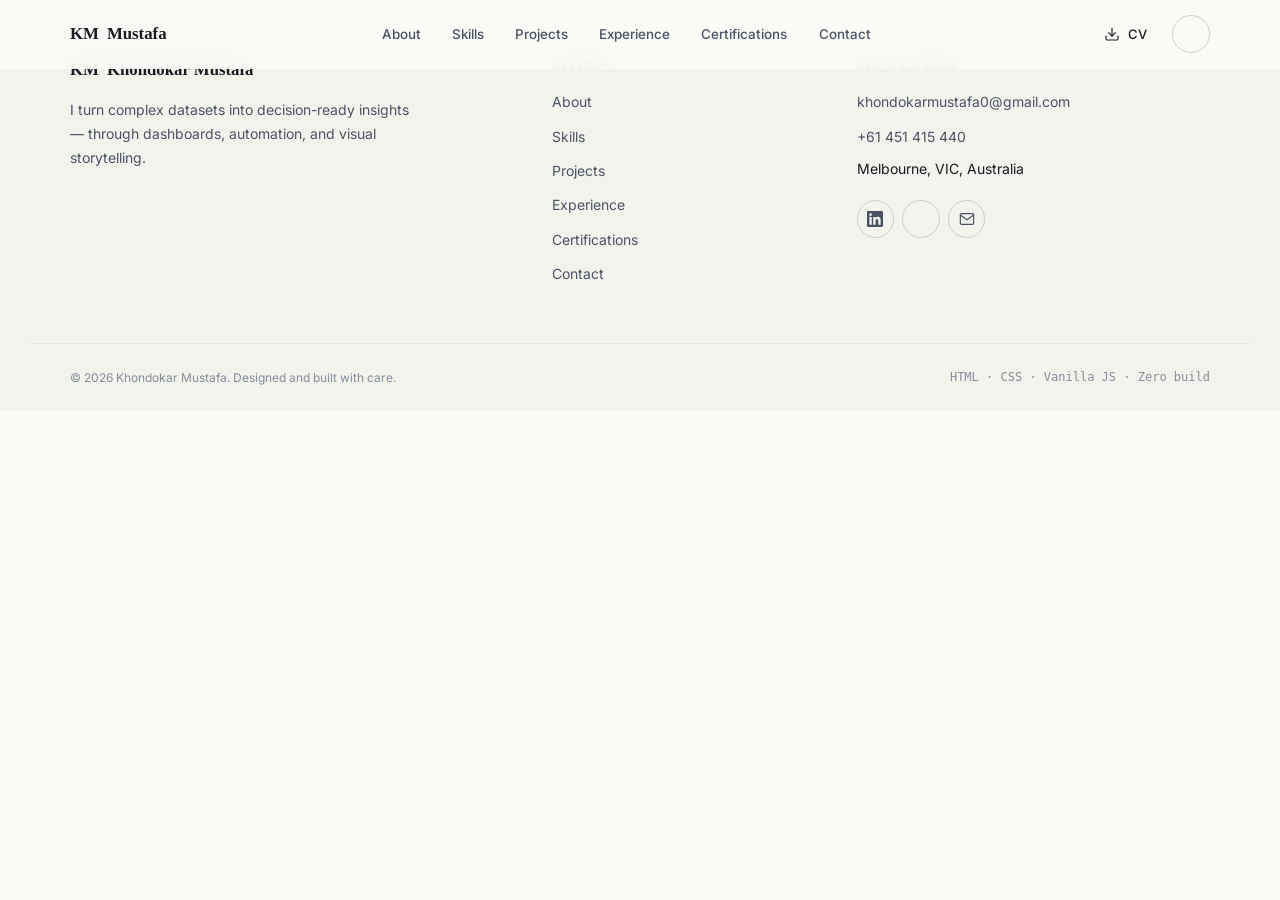
<file: projects/data-analytics-tools.html>
<!DOCTYPE html>
<html lang="en" data-theme="dark">
  <head>
    <meta charset="UTF-8" />
    <meta name="viewport" content="width=device-width, initial-scale=1.0" />
    <title>Top Data Analytics Tools · Khondokar Mustafa</title>
    <meta name="description" content="Case study by Khondokar Mustafa — Data Analyst." />
    <meta name="theme-color" content="#0A0E1A" media="(prefers-color-scheme: dark)" />
    <meta name="theme-color" content="#FFFFFF" media="(prefers-color-scheme: light)" />

    <!-- Open Graph -->
    <meta property="og:type" content="article" />
    <meta property="og:title" content="Top Data Analytics Tools · Khondokar Mustafa" />
    <meta property="og:locale" content="en_AU" />

    <!-- Twitter -->
    <meta name="twitter:card" content="summary_large_image" />
    <meta name="twitter:title" content="Top Data Analytics Tools" />

    <link rel="preconnect" href="https://fonts.googleapis.com" />
    <link rel="preconnect" href="https://fonts.gstatic.com" crossorigin />
    <link
      href="https://fonts.googleapis.com/css2?family=Inter:wght@400;500;600;700&family=JetBrains+Mono:wght@400;500&family=Space+Grotesk:wght@500;600;700&display=swap"
      rel="stylesheet"
    />

    <link rel="stylesheet" href="../assets/css/style.css" />

    <script>
      (function () {
        try {
          var t = localStorage.getItem('theme') || 'dark';
          document.documentElement.setAttribute('data-theme', t);
        } catch (e) {}
      })();
    </script>
  </head>

  <body>
    <a href="#main" class="skip-link">Skip to content</a>
    <div class="scroll-progress" aria-hidden="true"></div>

    <!-- NAVBAR -->
    <header class="navbar">
      <nav class="container navbar__inner" aria-label="Primary">
        <a href="../index.html#hero" class="navbar__brand">
          <span class="navbar__mark">KM</span>
          <span class="navbar__brand-name">Mustafa</span>
        </a>

        <ul class="navbar__links">
          <li><a href="../index.html#about" class="navbar__link">About</a></li>
          <li><a href="../index.html#skills" class="navbar__link">Skills</a></li>
          <li><a href="../index.html#projects" class="navbar__link">Projects</a></li>
          <li><a href="../index.html#experience" class="navbar__link">Experience</a></li>
          <li><a href="../index.html#certifications" class="navbar__link">Certifications</a></li>
          <li><a href="../index.html#contact" class="navbar__link">Contact</a></li>
        </ul>

        <div class="navbar__actions">
          <a
            href="../assets/cv/Khondokar_Mustafa_CV.pdf"
            target="_blank"
            rel="noopener noreferrer"
            class="btn btn--secondary btn--sm navbar__cv-btn"
          >
            <span data-icon="download"></span>
            <span>CV</span>
          </a>
          <button type="button" class="icon-btn" data-toggle-theme aria-label="Toggle theme">
            <span data-theme-icon></span>
          </button>
          <button type="button" class="icon-btn mobile-menu-toggle" aria-label="Open menu">
            <span data-icon="menu"></span>
          </button>
        </div>
      </nav>
    </header>

    <!-- Mobile drawer -->
    <div class="mobile-drawer" role="dialog" aria-modal="true" aria-label="Mobile menu">
      <div class="mobile-drawer__backdrop" aria-hidden="true"></div>
      <div class="mobile-drawer__panel">
        <div class="mobile-drawer__header">
          <span class="mobile-drawer__header-title">Menu</span>
          <button type="button" class="icon-btn" data-close-drawer aria-label="Close menu">
            <span data-icon="close"></span>
          </button>
        </div>
        <nav class="mobile-drawer__nav">
          <ul>
            <li><a href="../index.html#about" class="mobile-drawer__link"><span>About</span><span class="mobile-drawer__link-index">01</span></a></li>
            <li><a href="../index.html#skills" class="mobile-drawer__link"><span>Skills</span><span class="mobile-drawer__link-index">02</span></a></li>
            <li><a href="../index.html#projects" class="mobile-drawer__link"><span>Projects</span><span class="mobile-drawer__link-index">03</span></a></li>
            <li><a href="../index.html#experience" class="mobile-drawer__link"><span>Experience</span><span class="mobile-drawer__link-index">04</span></a></li>
            <li><a href="../index.html#certifications" class="mobile-drawer__link"><span>Certifications</span><span class="mobile-drawer__link-index">05</span></a></li>
            <li><a href="../index.html#contact" class="mobile-drawer__link"><span>Contact</span><span class="mobile-drawer__link-index">06</span></a></li>
          </ul>
        </nav>
        <div class="mobile-drawer__footer">
          <a href="../assets/cv/Khondokar_Mustafa_CV.pdf" target="_blank" rel="noopener noreferrer" class="btn btn--primary" style="width: 100%;">
            <span data-icon="download"></span>
            <span>Download CV</span>
          </a>
          <div class="mobile-drawer__socials">
            <a href="https://linkedin.com/in/khondokarmustafa" target="_blank" rel="noopener noreferrer" aria-label="LinkedIn" class="icon-btn"><span data-icon="linkedin"></span></a>
            <a href="https://github.com/khondokarmustafa" target="_blank" rel="noopener noreferrer" aria-label="GitHub" class="icon-btn"><span data-icon="github"></span></a>
            <a href="mailto:khondokarmustafa0@gmail.com" aria-label="Email" class="icon-btn"><span data-icon="mail"></span></a>
          </div>
        </div>
      </div>
    </div>

    <!-- MAIN: content rendered by JS from PROJECTS[data-case-study] -->
    <main id="main" data-case-study="data-analytics-tools"></main>

    <!-- FOOTER -->
    <footer class="footer">
      <div class="container footer__grid">
        <div class="footer__brand-block">
          <a href="../index.html#hero" class="navbar__brand">
            <span class="navbar__mark">KM</span>
            <span>Khondokar Mustafa</span>
          </a>
          <p class="footer__tagline">
            I turn complex datasets into decision-ready insights — through
            dashboards, automation, and visual storytelling.
          </p>
        </div>

        <div>
          <h3 class="footer__heading">Sitemap</h3>
          <ul class="footer__list">
            <li><a href="../index.html#about">About</a></li>
            <li><a href="../index.html#skills">Skills</a></li>
            <li><a href="../index.html#projects">Projects</a></li>
            <li><a href="../index.html#experience">Experience</a></li>
            <li><a href="../index.html#certifications">Certifications</a></li>
            <li><a href="../index.html#contact">Contact</a></li>
          </ul>
        </div>

        <div>
          <h3 class="footer__heading">Get in touch</h3>
          <ul class="footer__list">
            <li><a href="mailto:khondokarmustafa0@gmail.com">khondokarmustafa0@gmail.com</a></li>
            <li><a href="tel:+61451415440">+61 451 415 440</a></li>
            <li style="color: var(--text-muted); font-size: 0.875rem;">Melbourne, VIC, Australia</li>
          </ul>
          <div class="footer__socials">
            <a href="https://linkedin.com/in/khondokarmustafa" target="_blank" rel="noopener noreferrer" aria-label="LinkedIn" class="icon-btn"><span data-icon="linkedin"></span></a>
            <a href="https://github.com/khondokarmustafa" target="_blank" rel="noopener noreferrer" aria-label="GitHub" class="icon-btn"><span data-icon="github"></span></a>
            <a href="mailto:khondokarmustafa0@gmail.com" aria-label="Email" class="icon-btn"><span data-icon="mail"></span></a>
          </div>
        </div>
      </div>

      <div class="container footer__bottom">
        <p class="footer__copy">© <span data-current-year></span> Khondokar Mustafa. Designed and built with care.</p>
        <p class="footer__stack">HTML · CSS · Vanilla JS · Zero build</p>
      </div>
    </footer>

    <button type="button" class="back-to-top" aria-label="Back to top">
      <span data-icon="arrowUp"></span>
    </button>

    <script src="../assets/js/main.js" defer></script>
  </body>
</html>
</file>
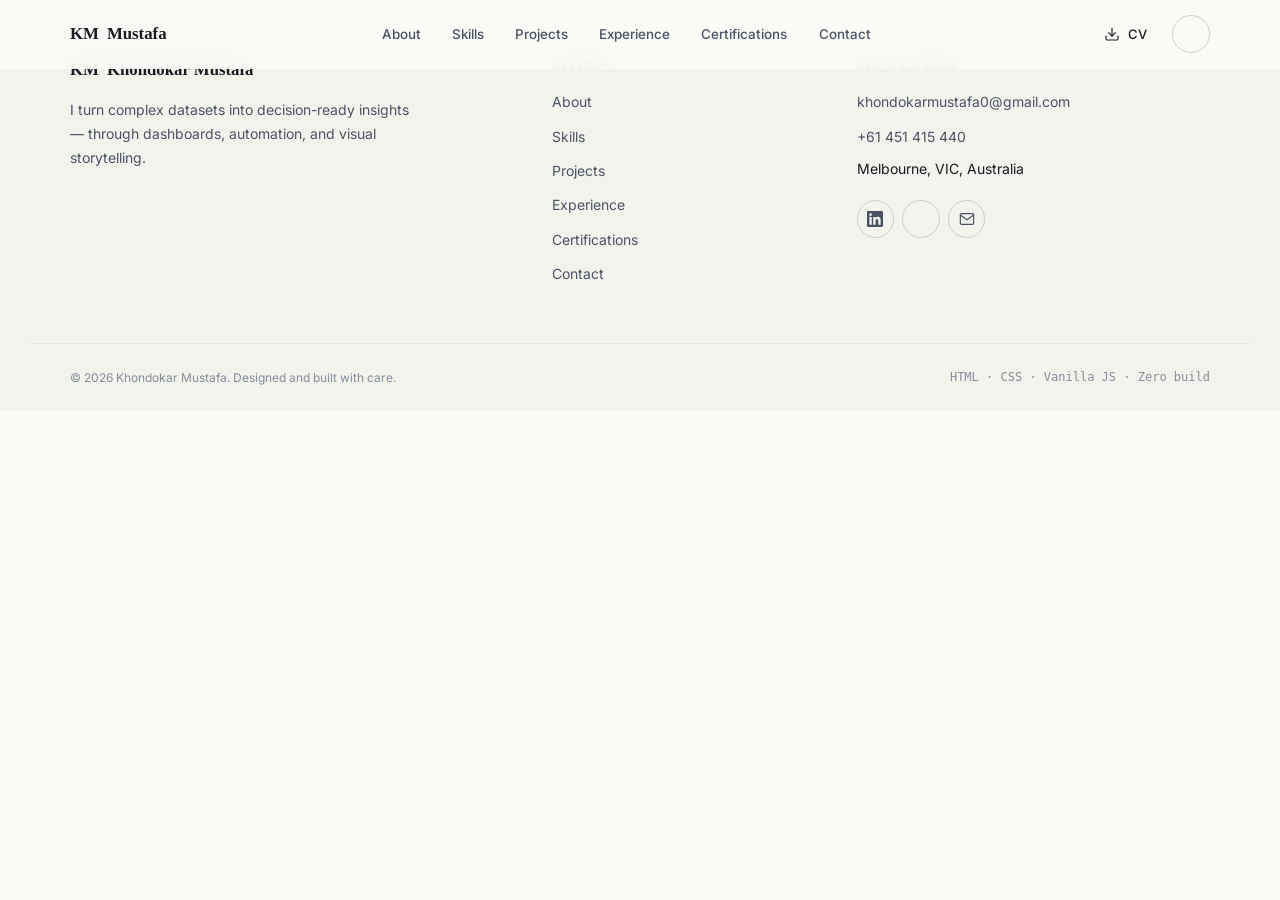
<file: projects/python-libraries-ds.html>
<!DOCTYPE html>
<html lang="en" data-theme="dark">
  <head>
    <meta charset="UTF-8" />
    <meta name="viewport" content="width=device-width, initial-scale=1.0" />
    <title>Top Python Libraries for Data Science · Khondokar Mustafa</title>
    <meta name="description" content="Case study by Khondokar Mustafa — Data Analyst." />
    <meta name="theme-color" content="#0A0E1A" media="(prefers-color-scheme: dark)" />
    <meta name="theme-color" content="#FFFFFF" media="(prefers-color-scheme: light)" />

    <!-- Open Graph -->
    <meta property="og:type" content="article" />
    <meta property="og:title" content="Top Python Libraries for Data Science · Khondokar Mustafa" />
    <meta property="og:locale" content="en_AU" />

    <!-- Twitter -->
    <meta name="twitter:card" content="summary_large_image" />
    <meta name="twitter:title" content="Top Python Libraries for Data Science" />

    <link rel="preconnect" href="https://fonts.googleapis.com" />
    <link rel="preconnect" href="https://fonts.gstatic.com" crossorigin />
    <link
      href="https://fonts.googleapis.com/css2?family=Inter:wght@400;500;600;700&family=JetBrains+Mono:wght@400;500&family=Space+Grotesk:wght@500;600;700&display=swap"
      rel="stylesheet"
    />

    <link rel="stylesheet" href="../assets/css/style.css" />

    <script>
      (function () {
        try {
          var t = localStorage.getItem('theme') || 'dark';
          document.documentElement.setAttribute('data-theme', t);
        } catch (e) {}
      })();
    </script>
  </head>

  <body>
    <a href="#main" class="skip-link">Skip to content</a>
    <div class="scroll-progress" aria-hidden="true"></div>

    <!-- NAVBAR -->
    <header class="navbar">
      <nav class="container navbar__inner" aria-label="Primary">
        <a href="../index.html#hero" class="navbar__brand">
          <span class="navbar__mark">KM</span>
          <span class="navbar__brand-name">Mustafa</span>
        </a>

        <ul class="navbar__links">
          <li><a href="../index.html#about" class="navbar__link">About</a></li>
          <li><a href="../index.html#skills" class="navbar__link">Skills</a></li>
          <li><a href="../index.html#projects" class="navbar__link">Projects</a></li>
          <li><a href="../index.html#experience" class="navbar__link">Experience</a></li>
          <li><a href="../index.html#certifications" class="navbar__link">Certifications</a></li>
          <li><a href="../index.html#contact" class="navbar__link">Contact</a></li>
        </ul>

        <div class="navbar__actions">
          <a
            href="../assets/cv/Khondokar_Mustafa_CV.pdf"
            target="_blank"
            rel="noopener noreferrer"
            class="btn btn--secondary btn--sm navbar__cv-btn"
          >
            <span data-icon="download"></span>
            <span>CV</span>
          </a>
          <button type="button" class="icon-btn" data-toggle-theme aria-label="Toggle theme">
            <span data-theme-icon></span>
          </button>
          <button type="button" class="icon-btn mobile-menu-toggle" aria-label="Open menu">
            <span data-icon="menu"></span>
          </button>
        </div>
      </nav>
    </header>

    <!-- Mobile drawer -->
    <div class="mobile-drawer" role="dialog" aria-modal="true" aria-label="Mobile menu">
      <div class="mobile-drawer__backdrop" aria-hidden="true"></div>
      <div class="mobile-drawer__panel">
        <div class="mobile-drawer__header">
          <span class="mobile-drawer__header-title">Menu</span>
          <button type="button" class="icon-btn" data-close-drawer aria-label="Close menu">
            <span data-icon="close"></span>
          </button>
        </div>
        <nav class="mobile-drawer__nav">
          <ul>
            <li><a href="../index.html#about" class="mobile-drawer__link"><span>About</span><span class="mobile-drawer__link-index">01</span></a></li>
            <li><a href="../index.html#skills" class="mobile-drawer__link"><span>Skills</span><span class="mobile-drawer__link-index">02</span></a></li>
            <li><a href="../index.html#projects" class="mobile-drawer__link"><span>Projects</span><span class="mobile-drawer__link-index">03</span></a></li>
            <li><a href="../index.html#experience" class="mobile-drawer__link"><span>Experience</span><span class="mobile-drawer__link-index">04</span></a></li>
            <li><a href="../index.html#certifications" class="mobile-drawer__link"><span>Certifications</span><span class="mobile-drawer__link-index">05</span></a></li>
            <li><a href="../index.html#contact" class="mobile-drawer__link"><span>Contact</span><span class="mobile-drawer__link-index">06</span></a></li>
          </ul>
        </nav>
        <div class="mobile-drawer__footer">
          <a href="../assets/cv/Khondokar_Mustafa_CV.pdf" target="_blank" rel="noopener noreferrer" class="btn btn--primary" style="width: 100%;">
            <span data-icon="download"></span>
            <span>Download CV</span>
          </a>
          <div class="mobile-drawer__socials">
            <a href="https://linkedin.com/in/khondokarmustafa" target="_blank" rel="noopener noreferrer" aria-label="LinkedIn" class="icon-btn"><span data-icon="linkedin"></span></a>
            <a href="https://github.com/khondokarmustafa" target="_blank" rel="noopener noreferrer" aria-label="GitHub" class="icon-btn"><span data-icon="github"></span></a>
            <a href="mailto:khondokarmustafa0@gmail.com" aria-label="Email" class="icon-btn"><span data-icon="mail"></span></a>
          </div>
        </div>
      </div>
    </div>

    <!-- MAIN: content rendered by JS from PROJECTS[data-case-study] -->
    <main id="main" data-case-study="python-libraries-ds"></main>

    <!-- FOOTER -->
    <footer class="footer">
      <div class="container footer__grid">
        <div class="footer__brand-block">
          <a href="../index.html#hero" class="navbar__brand">
            <span class="navbar__mark">KM</span>
            <span>Khondokar Mustafa</span>
          </a>
          <p class="footer__tagline">
            I turn complex datasets into decision-ready insights — through
            dashboards, automation, and visual storytelling.
          </p>
        </div>

        <div>
          <h3 class="footer__heading">Sitemap</h3>
          <ul class="footer__list">
            <li><a href="../index.html#about">About</a></li>
            <li><a href="../index.html#skills">Skills</a></li>
            <li><a href="../index.html#projects">Projects</a></li>
            <li><a href="../index.html#experience">Experience</a></li>
            <li><a href="../index.html#certifications">Certifications</a></li>
            <li><a href="../index.html#contact">Contact</a></li>
          </ul>
        </div>

        <div>
          <h3 class="footer__heading">Get in touch</h3>
          <ul class="footer__list">
            <li><a href="mailto:khondokarmustafa0@gmail.com">khondokarmustafa0@gmail.com</a></li>
            <li><a href="tel:+61451415440">+61 451 415 440</a></li>
            <li style="color: var(--text-muted); font-size: 0.875rem;">Melbourne, VIC, Australia</li>
          </ul>
          <div class="footer__socials">
            <a href="https://linkedin.com/in/khondokarmustafa" target="_blank" rel="noopener noreferrer" aria-label="LinkedIn" class="icon-btn"><span data-icon="linkedin"></span></a>
            <a href="https://github.com/khondokarmustafa" target="_blank" rel="noopener noreferrer" aria-label="GitHub" class="icon-btn"><span data-icon="github"></span></a>
            <a href="mailto:khondokarmustafa0@gmail.com" aria-label="Email" class="icon-btn"><span data-icon="mail"></span></a>
          </div>
        </div>
      </div>

      <div class="container footer__bottom">
        <p class="footer__copy">© <span data-current-year></span> Khondokar Mustafa. Designed and built with care.</p>
        <p class="footer__stack">HTML · CSS · Vanilla JS · Zero build</p>
      </div>
    </footer>

    <button type="button" class="back-to-top" aria-label="Back to top">
      <span data-icon="arrowUp"></span>
    </button>

    <script src="../assets/js/main.js" defer></script>
  </body>
</html>
</file>
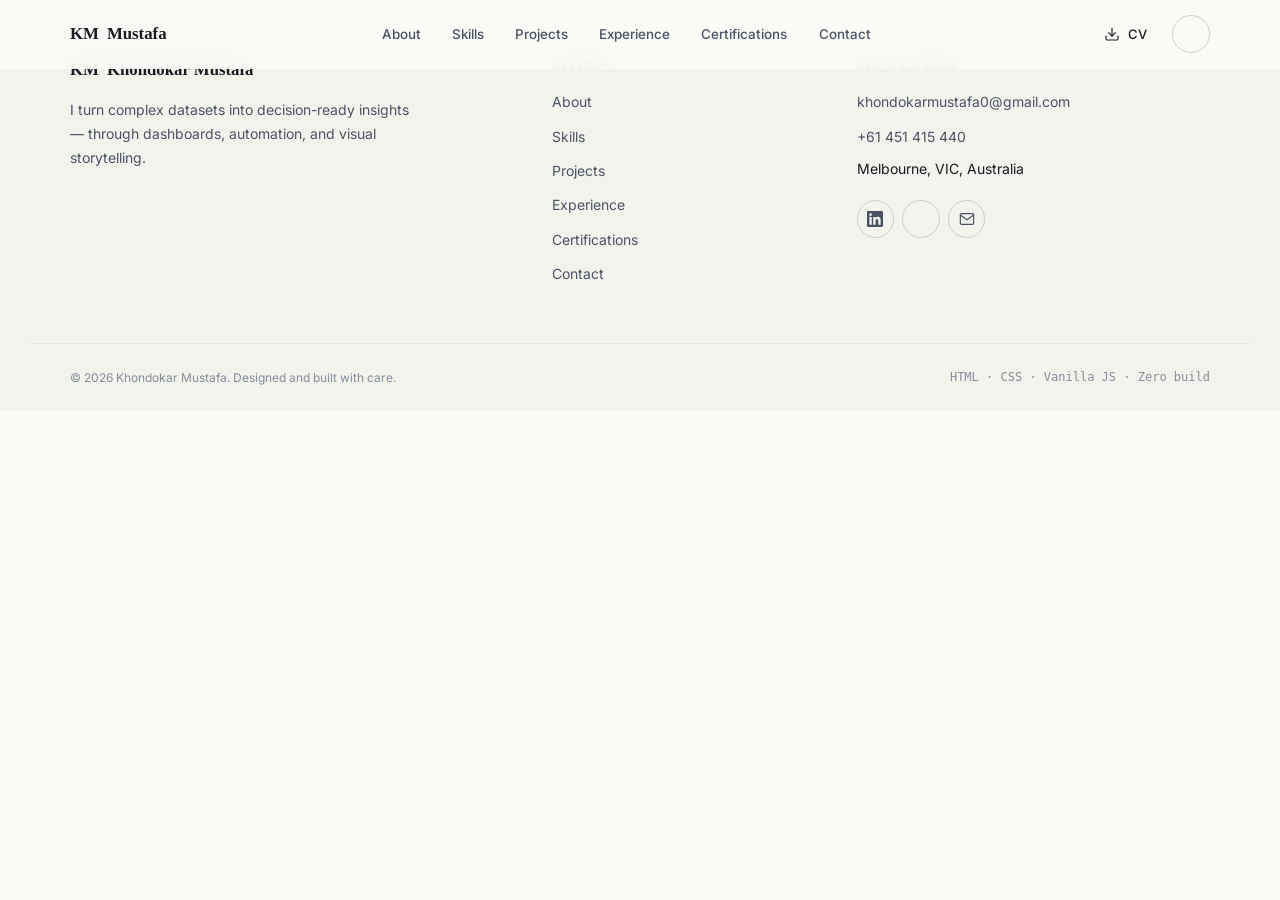
<file: projects/qatalyst-ma-deals.html>
<!DOCTYPE html>
<html lang="en" data-theme="dark">
  <head>
    <meta charset="UTF-8" />
    <meta name="viewport" content="width=device-width, initial-scale=1.0" />
    <title>Qatalyst Partners — A Decade of Tech M&amp;A · Khondokar Mustafa</title>
    <meta name="description" content="Case study by Khondokar Mustafa — Data Analyst." />
    <meta name="theme-color" content="#0A0E1A" media="(prefers-color-scheme: dark)" />
    <meta name="theme-color" content="#FFFFFF" media="(prefers-color-scheme: light)" />

    <!-- Open Graph -->
    <meta property="og:type" content="article" />
    <meta property="og:title" content="Qatalyst Partners — A Decade of Tech M&amp;A · Khondokar Mustafa" />
    <meta property="og:locale" content="en_AU" />

    <!-- Twitter -->
    <meta name="twitter:card" content="summary_large_image" />
    <meta name="twitter:title" content="Qatalyst Partners — A Decade of Tech M&amp;A" />

    <link rel="preconnect" href="https://fonts.googleapis.com" />
    <link rel="preconnect" href="https://fonts.gstatic.com" crossorigin />
    <link
      href="https://fonts.googleapis.com/css2?family=Inter:wght@400;500;600;700&family=JetBrains+Mono:wght@400;500&family=Space+Grotesk:wght@500;600;700&display=swap"
      rel="stylesheet"
    />

    <link rel="stylesheet" href="../assets/css/style.css" />

    <script>
      (function () {
        try {
          var t = localStorage.getItem('theme') || 'dark';
          document.documentElement.setAttribute('data-theme', t);
        } catch (e) {}
      })();
    </script>
  </head>

  <body>
    <a href="#main" class="skip-link">Skip to content</a>
    <div class="scroll-progress" aria-hidden="true"></div>

    <!-- NAVBAR -->
    <header class="navbar">
      <nav class="container navbar__inner" aria-label="Primary">
        <a href="../index.html#hero" class="navbar__brand">
          <span class="navbar__mark">KM</span>
          <span class="navbar__brand-name">Mustafa</span>
        </a>

        <ul class="navbar__links">
          <li><a href="../index.html#about" class="navbar__link">About</a></li>
          <li><a href="../index.html#skills" class="navbar__link">Skills</a></li>
          <li><a href="../index.html#projects" class="navbar__link">Projects</a></li>
          <li><a href="../index.html#experience" class="navbar__link">Experience</a></li>
          <li><a href="../index.html#certifications" class="navbar__link">Certifications</a></li>
          <li><a href="../index.html#contact" class="navbar__link">Contact</a></li>
        </ul>

        <div class="navbar__actions">
          <a
            href="../assets/cv/Khondokar_Mustafa_CV.pdf"
            target="_blank"
            rel="noopener noreferrer"
            class="btn btn--secondary btn--sm navbar__cv-btn"
          >
            <span data-icon="download"></span>
            <span>CV</span>
          </a>
          <button type="button" class="icon-btn" data-toggle-theme aria-label="Toggle theme">
            <span data-theme-icon></span>
          </button>
          <button type="button" class="icon-btn mobile-menu-toggle" aria-label="Open menu">
            <span data-icon="menu"></span>
          </button>
        </div>
      </nav>
    </header>

    <!-- Mobile drawer -->
    <div class="mobile-drawer" role="dialog" aria-modal="true" aria-label="Mobile menu">
      <div class="mobile-drawer__backdrop" aria-hidden="true"></div>
      <div class="mobile-drawer__panel">
        <div class="mobile-drawer__header">
          <span class="mobile-drawer__header-title">Menu</span>
          <button type="button" class="icon-btn" data-close-drawer aria-label="Close menu">
            <span data-icon="close"></span>
          </button>
        </div>
        <nav class="mobile-drawer__nav">
          <ul>
            <li><a href="../index.html#about" class="mobile-drawer__link"><span>About</span><span class="mobile-drawer__link-index">01</span></a></li>
            <li><a href="../index.html#skills" class="mobile-drawer__link"><span>Skills</span><span class="mobile-drawer__link-index">02</span></a></li>
            <li><a href="../index.html#projects" class="mobile-drawer__link"><span>Projects</span><span class="mobile-drawer__link-index">03</span></a></li>
            <li><a href="../index.html#experience" class="mobile-drawer__link"><span>Experience</span><span class="mobile-drawer__link-index">04</span></a></li>
            <li><a href="../index.html#certifications" class="mobile-drawer__link"><span>Certifications</span><span class="mobile-drawer__link-index">05</span></a></li>
            <li><a href="../index.html#contact" class="mobile-drawer__link"><span>Contact</span><span class="mobile-drawer__link-index">06</span></a></li>
          </ul>
        </nav>
        <div class="mobile-drawer__footer">
          <a href="../assets/cv/Khondokar_Mustafa_CV.pdf" target="_blank" rel="noopener noreferrer" class="btn btn--primary" style="width: 100%;">
            <span data-icon="download"></span>
            <span>Download CV</span>
          </a>
          <div class="mobile-drawer__socials">
            <a href="https://linkedin.com/in/khondokarmustafa" target="_blank" rel="noopener noreferrer" aria-label="LinkedIn" class="icon-btn"><span data-icon="linkedin"></span></a>
            <a href="https://github.com/khondokarmustafa" target="_blank" rel="noopener noreferrer" aria-label="GitHub" class="icon-btn"><span data-icon="github"></span></a>
            <a href="mailto:khondokarmustafa0@gmail.com" aria-label="Email" class="icon-btn"><span data-icon="mail"></span></a>
          </div>
        </div>
      </div>
    </div>

    <!-- MAIN: content rendered by JS from PROJECTS[data-case-study] -->
    <main id="main" data-case-study="qatalyst-ma-deals"></main>

    <!-- FOOTER -->
    <footer class="footer">
      <div class="container footer__grid">
        <div class="footer__brand-block">
          <a href="../index.html#hero" class="navbar__brand">
            <span class="navbar__mark">KM</span>
            <span>Khondokar Mustafa</span>
          </a>
          <p class="footer__tagline">
            I turn complex datasets into decision-ready insights — through
            dashboards, automation, and visual storytelling.
          </p>
        </div>

        <div>
          <h3 class="footer__heading">Sitemap</h3>
          <ul class="footer__list">
            <li><a href="../index.html#about">About</a></li>
            <li><a href="../index.html#skills">Skills</a></li>
            <li><a href="../index.html#projects">Projects</a></li>
            <li><a href="../index.html#experience">Experience</a></li>
            <li><a href="../index.html#certifications">Certifications</a></li>
            <li><a href="../index.html#contact">Contact</a></li>
          </ul>
        </div>

        <div>
          <h3 class="footer__heading">Get in touch</h3>
          <ul class="footer__list">
            <li><a href="mailto:khondokarmustafa0@gmail.com">khondokarmustafa0@gmail.com</a></li>
            <li><a href="tel:+61451415440">+61 451 415 440</a></li>
            <li style="color: var(--text-muted); font-size: 0.875rem;">Melbourne, VIC, Australia</li>
          </ul>
          <div class="footer__socials">
            <a href="https://linkedin.com/in/khondokarmustafa" target="_blank" rel="noopener noreferrer" aria-label="LinkedIn" class="icon-btn"><span data-icon="linkedin"></span></a>
            <a href="https://github.com/khondokarmustafa" target="_blank" rel="noopener noreferrer" aria-label="GitHub" class="icon-btn"><span data-icon="github"></span></a>
            <a href="mailto:khondokarmustafa0@gmail.com" aria-label="Email" class="icon-btn"><span data-icon="mail"></span></a>
          </div>
        </div>
      </div>

      <div class="container footer__bottom">
        <p class="footer__copy">© <span data-current-year></span> Khondokar Mustafa. Designed and built with care.</p>
        <p class="footer__stack">HTML · CSS · Vanilla JS · Zero build</p>
      </div>
    </footer>

    <button type="button" class="back-to-top" aria-label="Back to top">
      <span data-icon="arrowUp"></span>
    </button>

    <script src="../assets/js/main.js" defer></script>
  </body>
</html>
</file>
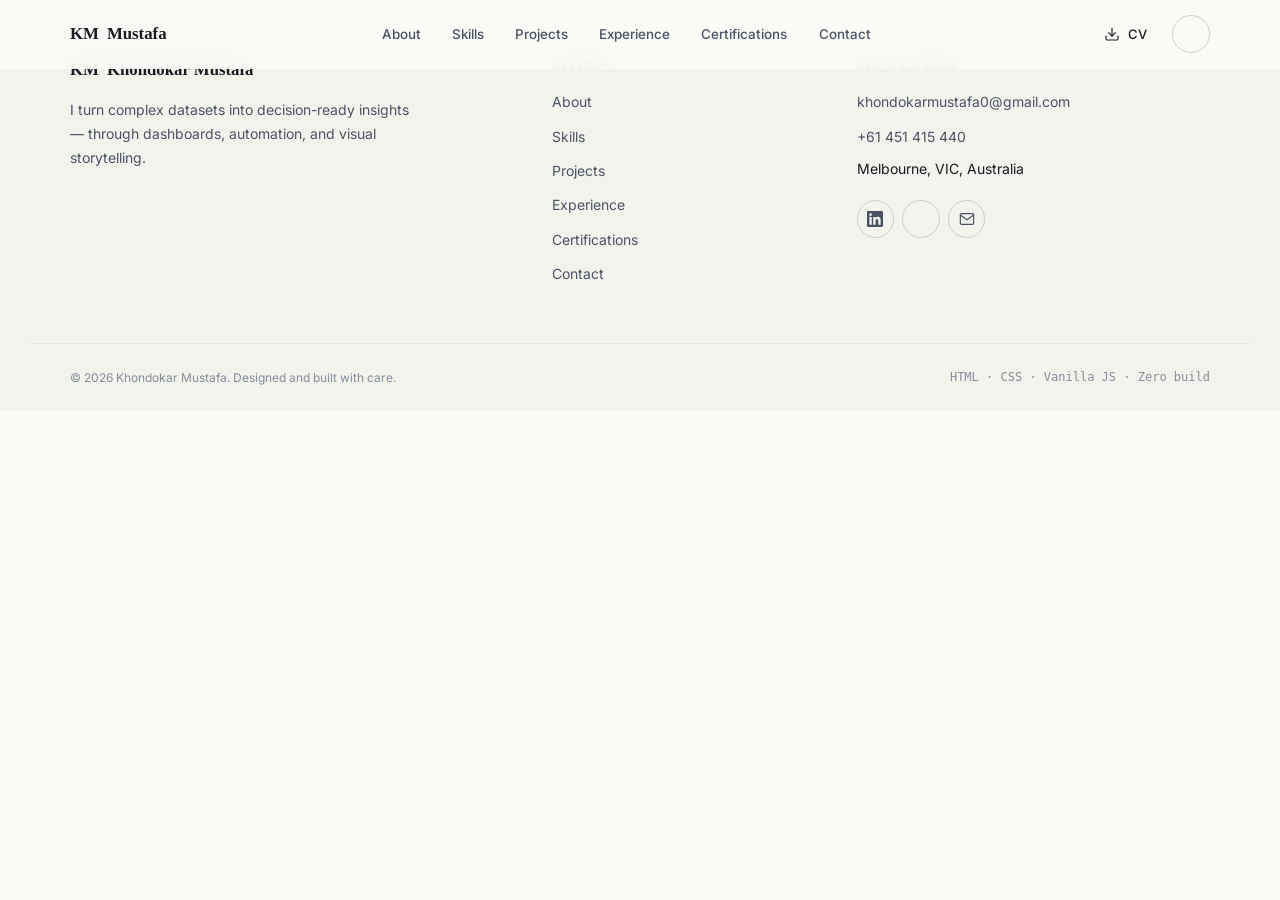
<file: projects/restaurant-meal-deal.html>
<!DOCTYPE html>
<html lang="en" data-theme="dark">
  <head>
    <meta charset="UTF-8" />
    <meta name="viewport" content="width=device-width, initial-scale=1.0" />
    <title>Restaurant Meal Deal Analysis · Khondokar Mustafa</title>
    <meta name="description" content="Case study by Khondokar Mustafa — Data Analyst." />
    <meta name="theme-color" content="#0A0E1A" media="(prefers-color-scheme: dark)" />
    <meta name="theme-color" content="#FFFFFF" media="(prefers-color-scheme: light)" />

    <!-- Open Graph -->
    <meta property="og:type" content="article" />
    <meta property="og:title" content="Restaurant Meal Deal Analysis · Khondokar Mustafa" />
    <meta property="og:locale" content="en_AU" />

    <!-- Twitter -->
    <meta name="twitter:card" content="summary_large_image" />
    <meta name="twitter:title" content="Restaurant Meal Deal Analysis" />

    <link rel="preconnect" href="https://fonts.googleapis.com" />
    <link rel="preconnect" href="https://fonts.gstatic.com" crossorigin />
    <link
      href="https://fonts.googleapis.com/css2?family=Inter:wght@400;500;600;700&family=JetBrains+Mono:wght@400;500&family=Space+Grotesk:wght@500;600;700&display=swap"
      rel="stylesheet"
    />

    <link rel="stylesheet" href="../assets/css/style.css" />

    <script>
      (function () {
        try {
          var t = localStorage.getItem('theme') || 'dark';
          document.documentElement.setAttribute('data-theme', t);
        } catch (e) {}
      })();
    </script>
  </head>

  <body>
    <a href="#main" class="skip-link">Skip to content</a>
    <div class="scroll-progress" aria-hidden="true"></div>

    <!-- NAVBAR -->
    <header class="navbar">
      <nav class="container navbar__inner" aria-label="Primary">
        <a href="../index.html#hero" class="navbar__brand">
          <span class="navbar__mark">KM</span>
          <span class="navbar__brand-name">Mustafa</span>
        </a>

        <ul class="navbar__links">
          <li><a href="../index.html#about" class="navbar__link">About</a></li>
          <li><a href="../index.html#skills" class="navbar__link">Skills</a></li>
          <li><a href="../index.html#projects" class="navbar__link">Projects</a></li>
          <li><a href="../index.html#experience" class="navbar__link">Experience</a></li>
          <li><a href="../index.html#certifications" class="navbar__link">Certifications</a></li>
          <li><a href="../index.html#contact" class="navbar__link">Contact</a></li>
        </ul>

        <div class="navbar__actions">
          <a
            href="../assets/cv/Khondokar_Mustafa_CV.pdf"
            target="_blank"
            rel="noopener noreferrer"
            class="btn btn--secondary btn--sm navbar__cv-btn"
          >
            <span data-icon="download"></span>
            <span>CV</span>
          </a>
          <button type="button" class="icon-btn" data-toggle-theme aria-label="Toggle theme">
            <span data-theme-icon></span>
          </button>
          <button type="button" class="icon-btn mobile-menu-toggle" aria-label="Open menu">
            <span data-icon="menu"></span>
          </button>
        </div>
      </nav>
    </header>

    <!-- Mobile drawer -->
    <div class="mobile-drawer" role="dialog" aria-modal="true" aria-label="Mobile menu">
      <div class="mobile-drawer__backdrop" aria-hidden="true"></div>
      <div class="mobile-drawer__panel">
        <div class="mobile-drawer__header">
          <span class="mobile-drawer__header-title">Menu</span>
          <button type="button" class="icon-btn" data-close-drawer aria-label="Close menu">
            <span data-icon="close"></span>
          </button>
        </div>
        <nav class="mobile-drawer__nav">
          <ul>
            <li><a href="../index.html#about" class="mobile-drawer__link"><span>About</span><span class="mobile-drawer__link-index">01</span></a></li>
            <li><a href="../index.html#skills" class="mobile-drawer__link"><span>Skills</span><span class="mobile-drawer__link-index">02</span></a></li>
            <li><a href="../index.html#projects" class="mobile-drawer__link"><span>Projects</span><span class="mobile-drawer__link-index">03</span></a></li>
            <li><a href="../index.html#experience" class="mobile-drawer__link"><span>Experience</span><span class="mobile-drawer__link-index">04</span></a></li>
            <li><a href="../index.html#certifications" class="mobile-drawer__link"><span>Certifications</span><span class="mobile-drawer__link-index">05</span></a></li>
            <li><a href="../index.html#contact" class="mobile-drawer__link"><span>Contact</span><span class="mobile-drawer__link-index">06</span></a></li>
          </ul>
        </nav>
        <div class="mobile-drawer__footer">
          <a href="../assets/cv/Khondokar_Mustafa_CV.pdf" target="_blank" rel="noopener noreferrer" class="btn btn--primary" style="width: 100%;">
            <span data-icon="download"></span>
            <span>Download CV</span>
          </a>
          <div class="mobile-drawer__socials">
            <a href="https://linkedin.com/in/khondokarmustafa" target="_blank" rel="noopener noreferrer" aria-label="LinkedIn" class="icon-btn"><span data-icon="linkedin"></span></a>
            <a href="https://github.com/khondokarmustafa" target="_blank" rel="noopener noreferrer" aria-label="GitHub" class="icon-btn"><span data-icon="github"></span></a>
            <a href="mailto:khondokarmustafa0@gmail.com" aria-label="Email" class="icon-btn"><span data-icon="mail"></span></a>
          </div>
        </div>
      </div>
    </div>

    <!-- MAIN: content rendered by JS from PROJECTS[data-case-study] -->
    <main id="main" data-case-study="restaurant-meal-deal"></main>

    <!-- FOOTER -->
    <footer class="footer">
      <div class="container footer__grid">
        <div class="footer__brand-block">
          <a href="../index.html#hero" class="navbar__brand">
            <span class="navbar__mark">KM</span>
            <span>Khondokar Mustafa</span>
          </a>
          <p class="footer__tagline">
            I turn complex datasets into decision-ready insights — through
            dashboards, automation, and visual storytelling.
          </p>
        </div>

        <div>
          <h3 class="footer__heading">Sitemap</h3>
          <ul class="footer__list">
            <li><a href="../index.html#about">About</a></li>
            <li><a href="../index.html#skills">Skills</a></li>
            <li><a href="../index.html#projects">Projects</a></li>
            <li><a href="../index.html#experience">Experience</a></li>
            <li><a href="../index.html#certifications">Certifications</a></li>
            <li><a href="../index.html#contact">Contact</a></li>
          </ul>
        </div>

        <div>
          <h3 class="footer__heading">Get in touch</h3>
          <ul class="footer__list">
            <li><a href="mailto:khondokarmustafa0@gmail.com">khondokarmustafa0@gmail.com</a></li>
            <li><a href="tel:+61451415440">+61 451 415 440</a></li>
            <li style="color: var(--text-muted); font-size: 0.875rem;">Melbourne, VIC, Australia</li>
          </ul>
          <div class="footer__socials">
            <a href="https://linkedin.com/in/khondokarmustafa" target="_blank" rel="noopener noreferrer" aria-label="LinkedIn" class="icon-btn"><span data-icon="linkedin"></span></a>
            <a href="https://github.com/khondokarmustafa" target="_blank" rel="noopener noreferrer" aria-label="GitHub" class="icon-btn"><span data-icon="github"></span></a>
            <a href="mailto:khondokarmustafa0@gmail.com" aria-label="Email" class="icon-btn"><span data-icon="mail"></span></a>
          </div>
        </div>
      </div>

      <div class="container footer__bottom">
        <p class="footer__copy">© <span data-current-year></span> Khondokar Mustafa. Designed and built with care.</p>
        <p class="footer__stack">HTML · CSS · Vanilla JS · Zero build</p>
      </div>
    </footer>

    <button type="button" class="back-to-top" aria-label="Back to top">
      <span data-icon="arrowUp"></span>
    </button>

    <script src="../assets/js/main.js" defer></script>
  </body>
</html>
</file>
<file: assets/css/style.css>
/* =========================================================
   Khondokar Jamal E Mustafa — Data Analyst Portfolio
   Light, editorial "analyst report" theme. No frameworks.
   ========================================================= */

/* ---------- Design tokens ---------- */
:root {
  /* Surfaces */
  --paper:        #FBFBF8;
  --paper-raised: #FFFFFF;
  --paper-sunken: #F3F3EE;

  /* Ink */
  --ink:          #171A21;
  --ink-soft:     #4B5262;
  --ink-faint:    #868D9B;

  /* Lines */
  --line:         #E4E4DD;
  --line-strong:  #CFCFC5;

  /* Accent — "report cover" blue */
  --accent:       #2954A5;
  --accent-deep:  #16305C;
  --accent-soft:  #EAF0FB;

  /* Category accents (functional colour-coding, not decoration) */
  --cat-dashboard: #2954A5;   /* blue   — Demo Dashboards   */
  --cat-dashboard-soft: #EAF0FB;
  --cat-analytical: #3F6B52;  /* teal-green — Analytical Projects */
  --cat-analytical-soft: #E9F2EC;
  --cat-creative: #A8722F;    /* amber/ochre — Creative Projects */
  --cat-creative-soft: #FAF0E1;

  /* Type */
  --font-serif: 'Fraunces', Georgia, serif;
  --font-sans:  'Inter', system-ui, -apple-system, sans-serif;
  --font-mono:  'IBM Plex Mono', ui-monospace, monospace;

  --fs-2xl: clamp(2.75rem, 4.4vw + 1rem, 4.75rem);
  --fs-xl:  clamp(2.1rem, 2.6vw + 1rem, 3.15rem);
  --fs-lg:  clamp(1.65rem, 1.6vw + 1rem, 2.25rem);
  --fs-md:  clamp(1.3rem, 1vw + 1rem, 1.6rem);

  --space-section: clamp(4.5rem, 8vw, 7.5rem);
  --space-section-sm: clamp(3rem, 5vw, 5rem);

  --ease: cubic-bezier(0.22, 1, 0.36, 1);
  --radius: 14px;
  --radius-sm: 8px;
}

/* ---------- Reset ---------- */
*, *::before, *::after { box-sizing: border-box; margin: 0; padding: 0; }
html { scroll-behavior: smooth; -webkit-font-smoothing: antialiased; -moz-osx-font-smoothing: grayscale; }
body {
  font-family: var(--font-sans);
  background: var(--paper);
  color: var(--ink);
  line-height: 1.6;
  overflow-x: hidden;
}
img, svg { display: block; max-width: 100%; height: auto; }
a { color: inherit; text-decoration: none; }
button { border: none; background: none; color: inherit; font: inherit; cursor: pointer; }
ul, ol { list-style: none; }
::selection { background: var(--accent-soft); color: var(--accent-deep); }
:focus-visible { outline: 2px solid var(--accent); outline-offset: 3px; border-radius: 4px; }

@media (prefers-reduced-motion: reduce) {
  *, *::before, *::after { animation-duration: 0.01ms !important; transition-duration: 0.01ms !important; scroll-behavior: auto !important; }
}

/* ---------- Layout ---------- */
.container { width: 100%; max-width: 1220px; margin: 0 auto; padding: 0 1.25rem; }
@media (min-width: 640px)  { .container { padding: 0 2rem; } }
@media (min-width: 1024px) { .container { padding: 0 2.5rem; } }

.section { padding-block: var(--space-section); position: relative; }
.section--sm { padding-block: var(--space-section-sm); }
.section--tinted { background: var(--paper-sunken); }

.skip-link {
  position: absolute; top: 1rem; left: 1rem; padding: 0.6rem 1.1rem;
  background: var(--accent); color: #fff; border-radius: var(--radius-sm);
  z-index: 100; transform: translateY(-200%); transition: transform 0.2s ease;
  font-weight: 500; font-size: 0.875rem;
}
.skip-link:focus { transform: translateY(0); }

/* ---------- Signature motif: ruled paper lines ---------- */
.ruled-bg {
  position: absolute; inset: 0; pointer-events: none; z-index: -1;
  background-image: repeating-linear-gradient(
    to bottom, transparent, transparent 43px, var(--line) 43px, var(--line) 44px
  );
  mask-image: linear-gradient(to bottom, black, transparent 85%);
  -webkit-mask-image: linear-gradient(to bottom, black, transparent 85%);
  opacity: 0.6;
}

/* Corner tick marks — small graph-paper corners on cards */
.tick-corner { position: relative; }
.tick-corner::before, .tick-corner::after {
  content: ''; position: absolute; width: 9px; height: 9px;
  border-color: var(--line-strong); pointer-events: none;
}
.tick-corner::before { top: -1px; left: -1px; border-top: 1.5px solid; border-left: 1.5px solid; }
.tick-corner::after { bottom: -1px; right: -1px; border-bottom: 1.5px solid; border-right: 1.5px solid; }

/* Underline swipe — SVG-based hand-set accent under emphasised words */
.swipe {
  position: relative;
  white-space: nowrap;
}
.swipe::after {
  content: '';
  position: absolute;
  left: -0.06em; right: -0.06em; bottom: 0.02em;
  height: 0.34em;
  background: var(--accent-soft);
  z-index: -1;
  border-radius: 3px 8px 5px 9px / 6px 4px 8px 3px;
  transform: rotate(-0.6deg);
}

/* ---------- Type utilities ---------- */
.font-serif { font-family: var(--font-serif); }
.font-mono { font-family: var(--font-mono); }

.eyebrow {
  display: inline-flex; align-items: center; gap: 0.6rem;
  font-family: var(--font-mono); font-size: 0.72rem;
  letter-spacing: 0.16em; text-transform: uppercase; color: var(--accent);
  font-weight: 500;
}
.eyebrow::before { content: ''; width: 1.75rem; height: 1px; background: var(--accent); }

.section-heading { max-width: 40rem; }
.section-heading__title {
  margin-top: 0.9rem; font-family: var(--font-serif); font-weight: 600;
  font-size: var(--fs-lg); line-height: 1.15; letter-spacing: -0.01em;
}
.section-heading__desc { margin-top: 1.1rem; font-size: 1.0625rem; color: var(--ink-soft); line-height: 1.7; max-width: 38rem; }

/* ---------- Buttons ---------- */
.btn {
  display: inline-flex; align-items: center; justify-content: center; gap: 0.5rem;
  padding: 0 1.4rem; height: 2.75rem; border-radius: 999px;
  font-size: 0.875rem; font-weight: 500;
  transition: all 0.25s var(--ease); white-space: nowrap; border: 1px solid transparent;
}
.btn--lg { height: 3.1rem; padding: 0 1.75rem; font-size: 0.95rem; }
.btn--sm { height: 2.35rem; padding: 0 1.05rem; font-size: 0.8125rem; }
.btn--primary { background: var(--ink); color: #fff; }
.btn--primary:hover { background: var(--accent-deep); }
.btn--accent { background: var(--accent); color: #fff; }
.btn--accent:hover { background: var(--accent-deep); }
.btn--outline { background: transparent; color: var(--ink); border-color: var(--line-strong); }
.btn--outline:hover { border-color: var(--ink); background: var(--paper-raised); }
.btn--ghost { color: var(--ink-soft); }
.btn--ghost:hover { color: var(--ink); }
.btn svg { width: 1rem; height: 1rem; }

.icon-btn {
  display: inline-flex; align-items: center; justify-content: center;
  width: 2.35rem; height: 2.35rem; border-radius: 999px;
  border: 1px solid var(--line-strong); color: var(--ink-soft);
  transition: color 0.25s, border-color 0.25s, background-color 0.25s;
}
.icon-btn:hover { color: var(--ink); border-color: var(--ink); background: var(--paper-raised); }
.icon-btn svg { width: 1rem; height: 1rem; }

/* ---------- Navbar ---------- */
.navbar {
  position: fixed; top: 0; left: 0; right: 0; z-index: 50;
  background: color-mix(in srgb, var(--paper) 88%, transparent);
  backdrop-filter: blur(14px); -webkit-backdrop-filter: blur(14px);
  border-bottom: 1px solid transparent;
  transition: border-color 0.3s;
}
.navbar.is-scrolled { border-bottom-color: var(--line); }
.navbar__inner { display: flex; align-items: center; justify-content: space-between; height: 4.25rem; }
.navbar__brand { display: inline-flex; align-items: baseline; gap: 0.5rem; font-family: var(--font-serif); font-size: 1.05rem; font-weight: 600; }
.navbar__brand-mark { color: var(--accent); }
.navbar__links { display: none; align-items: center; gap: 0.15rem; }
@media (min-width: 860px) { .navbar__links { display: flex; } }
.navbar__link {
  padding: 0.5rem 0.9rem; border-radius: 999px;
  font-size: 0.8375rem; font-weight: 500; color: var(--ink-soft);
  transition: color 0.2s, background-color 0.2s;
}
.navbar__link:hover { color: var(--ink); }
.navbar__link.is-active { color: var(--accent); background: var(--accent-soft); }
.navbar__actions { display: flex; align-items: center; gap: 0.5rem; }
.navbar__cv-btn { display: none; }
@media (min-width: 640px) { .navbar__cv-btn { display: inline-flex; } }
.mobile-menu-toggle { display: inline-flex; }
@media (min-width: 860px) { .mobile-menu-toggle { display: none; } }

/* ---------- Mobile drawer ---------- */
.mobile-drawer { position: fixed; inset: 0; z-index: 60; visibility: hidden; pointer-events: none; }
.mobile-drawer.is-open { visibility: visible; pointer-events: auto; }
.mobile-drawer__backdrop { position: absolute; inset: 0; background: rgba(23,26,33,0.35); opacity: 0; transition: opacity 0.2s; }
.mobile-drawer.is-open .mobile-drawer__backdrop { opacity: 1; }
.mobile-drawer__panel {
  position: absolute; top: 0; right: 0; bottom: 0; width: 100%; max-width: 21rem;
  background: var(--paper-raised); border-left: 1px solid var(--line);
  display: flex; flex-direction: column;
  transform: translateX(100%); transition: transform 0.3s var(--ease);
}
.mobile-drawer.is-open .mobile-drawer__panel { transform: translateX(0); }
.mobile-drawer__header { display: flex; align-items: center; justify-content: space-between; padding: 0 1.25rem; height: 4.25rem; border-bottom: 1px solid var(--line); }
.mobile-drawer__header-title { font-family: var(--font-serif); font-weight: 600; }
.mobile-drawer__nav { flex: 1; padding: 1.75rem 1.25rem; overflow-y: auto; }
.mobile-drawer__link {
  display: flex; align-items: center; justify-content: space-between;
  padding: 0.8rem 0.9rem; border-radius: var(--radius-sm);
  font-size: 1rem; font-weight: 500; color: var(--ink-soft); transition: all 0.2s;
}
.mobile-drawer__link:hover { color: var(--ink); background: var(--paper-sunken); }
.mobile-drawer__link-index { font-family: var(--font-mono); font-size: 0.7rem; color: var(--ink-faint); }
.mobile-drawer__footer { padding: 1.5rem 1.25rem; border-top: 1px solid var(--line); display: flex; flex-direction: column; gap: 1rem; }
.mobile-drawer__socials { display: flex; justify-content: center; gap: 0.75rem; }

/* ---------- Hero ---------- */
.hero { padding-top: 8.5rem; padding-bottom: var(--space-section); position: relative; isolation: isolate; }
.hero__eyebrow-row { display: flex; align-items: center; gap: 0.75rem; flex-wrap: wrap; }
.hero__title {
  margin-top: 1.25rem; font-family: var(--font-serif); font-weight: 600;
  font-size: var(--fs-2xl); line-height: 1.04; letter-spacing: -0.02em;
  max-width: 20ch;
}
.hero__lede { margin-top: 1.75rem; max-width: 42rem; font-size: 1.125rem; line-height: 1.75; color: var(--ink-soft); }
.hero__lede strong { color: var(--ink); font-weight: 600; }
.hero__ctas { margin-top: 2.25rem; display: flex; flex-wrap: wrap; align-items: center; gap: 0.85rem; }
.hero__social-inline { display: flex; align-items: center; gap: 0.5rem; margin-left: 0.25rem; }

/* Data cards row */
.data-cards {
  margin-top: 3.5rem;
  display: grid; gap: 1rem;
  grid-template-columns: 1fr;
}
@media (min-width: 640px)  { .data-cards { grid-template-columns: repeat(2, 1fr); } }
@media (min-width: 1024px) { .data-cards { grid-template-columns: repeat(4, 1fr); } }

.data-card {
  position: relative;
  padding: 1.5rem 1.4rem;
  background: var(--paper-raised);
  border: 1px solid var(--line);
  border-radius: var(--radius);
  border-top: 3px solid var(--accent);
  transition: transform 0.35s var(--ease), border-color 0.35s var(--ease), box-shadow 0.35s var(--ease);
}
.data-card:hover { transform: translateY(-3px); box-shadow: 0 16px 32px -18px rgba(23,26,33,0.18); }
.data-card__value { font-family: var(--font-serif); font-size: 1.9rem; font-weight: 600; color: var(--ink); line-height: 1.1; }
.data-card__label { margin-top: 0.4rem; font-size: 0.8125rem; color: var(--ink-soft); line-height: 1.45; }
.data-card__icon { position: absolute; top: 1.25rem; right: 1.25rem; width: 1.15rem; height: 1.15rem; color: var(--accent); opacity: 0.55; }

/* ---------- Skill chips (used in Skills section) ---------- */
.chip-row { display: flex; flex-wrap: wrap; gap: 0.55rem; }
.chip {
  display: inline-flex; align-items: center; gap: 0.45rem;
  padding: 0.4rem 0.85rem;
  background: var(--paper-raised); border: 1px solid var(--line);
  border-radius: 999px; font-size: 0.8125rem; color: var(--ink-soft);
  transition: border-color 0.25s, color 0.25s, background-color 0.25s;
}
.chip:hover { border-color: var(--line-strong); color: var(--ink); }
.chip__dot { width: 0.4rem; height: 0.4rem; border-radius: 999px; background: var(--accent); flex-shrink: 0; }

.skills__grid {
  margin-top: 3rem; display: grid; gap: 1.25rem;
  grid-template-columns: 1fr;
}
@media (min-width: 720px)  { .skills__grid { grid-template-columns: repeat(2, 1fr); } }
@media (min-width: 1080px) { .skills__grid { grid-template-columns: repeat(3, 1fr); } }
.skill-card {
  padding: 1.6rem; background: var(--paper-raised);
  border: 1px solid var(--line); border-radius: var(--radius);
  transition: transform 0.35s var(--ease), box-shadow 0.35s var(--ease);
}
.skill-card:hover { transform: translateY(-2px); box-shadow: 0 16px 32px -20px rgba(23,26,33,0.16); }
.skill-card__label {
  font-family: var(--font-serif); font-size: 1.1rem; font-weight: 600;
  display: flex; align-items: center; gap: 0.6rem;
}
.skill-card__label-dot { width: 0.55rem; height: 0.55rem; border-radius: 999px; flex-shrink: 0; }
.skill-card__chips { margin-top: 1.1rem; }

/* ---------- About / bio split (used lightly, optional inline within hero if needed) ---------- */

/* ---------- Timeline (Experience) ---------- */
.timeline { margin-top: 3.5rem; max-width: 50rem; }
.timeline__item { position: relative; display: grid; grid-template-columns: auto 1fr; gap: 1.5rem; padding-bottom: 2.75rem; }
.timeline__item:last-child { padding-bottom: 0; }
.timeline__rail { position: relative; display: flex; flex-direction: column; align-items: center; }
.timeline__node {
  position: relative; z-index: 2; width: 2.35rem; height: 2.35rem; border-radius: 999px;
  background: var(--paper-raised); border: 1.5px solid var(--line-strong); color: var(--ink-soft);
  display: flex; align-items: center; justify-content: center; flex-shrink: 0;
}
.timeline__node svg { width: 0.95rem; height: 0.95rem; }
.timeline__node.is-current { border-color: var(--accent); color: var(--accent); background: var(--accent-soft); }
.timeline__connector { position: absolute; top: 2.35rem; bottom: 0; width: 1px; background: var(--line); }
.timeline__card {
  background: var(--paper-raised); border: 1px solid var(--line); border-radius: var(--radius);
  padding: 1.6rem; transition: transform 0.35s var(--ease), box-shadow 0.35s var(--ease);
}
.timeline__card:hover { transform: translateY(-2px); box-shadow: 0 16px 32px -20px rgba(23,26,33,0.16); }
@media (min-width: 640px) { .timeline__card { padding: 1.9rem; } }
.timeline__header { display: flex; flex-direction: column; gap: 0.4rem; }
@media (min-width: 640px) { .timeline__header { flex-direction: row; align-items: baseline; justify-content: space-between; gap: 1rem; } }
.timeline__role { font-family: var(--font-serif); font-size: 1.2rem; font-weight: 600; }
.timeline__company { margin-top: 0.3rem; font-size: 0.875rem; color: var(--ink-soft); }
.timeline__company-name { color: var(--accent); font-weight: 600; }
.timeline__meta { display: flex; align-items: center; gap: 0.5rem; flex-shrink: 0; }
.timeline__type {
  padding: 0.15rem 0.65rem; border-radius: 999px; background: var(--paper-sunken); border: 1px solid var(--line);
  font-family: var(--font-mono); font-size: 0.625rem; text-transform: uppercase; letter-spacing: 0.06em; color: var(--ink-soft);
}
.timeline__dates { font-family: var(--font-mono); font-size: 0.75rem; color: var(--ink-faint); }
.timeline__dates.is-current { color: var(--accent); }
.timeline__responsibilities { margin-top: 1.25rem; display: flex; flex-direction: column; gap: 0.55rem; }
.timeline__responsibility { display: flex; gap: 0.7rem; font-size: 0.9rem; color: var(--ink-soft); line-height: 1.65; }
.timeline__responsibility::before { content: ''; margin-top: 0.55rem; width: 0.3rem; height: 0.3rem; border-radius: 999px; background: var(--ink-faint); flex-shrink: 0; }
.timeline__achievements { margin-top: 1.4rem; padding: 1rem 1.1rem; border: 1px solid color-mix(in srgb, var(--accent) 25%, transparent); background: var(--accent-soft); border-radius: var(--radius-sm); }
.timeline__achievements-label { display: flex; align-items: center; gap: 0.5rem; margin-bottom: 0.6rem; font-family: var(--font-mono); font-size: 0.65rem; letter-spacing: 0.14em; text-transform: uppercase; color: var(--accent-deep); }
.timeline__achievements-label svg { width: 0.85rem; height: 0.85rem; }
.timeline__achievement { display: flex; gap: 0.7rem; font-size: 0.875rem; line-height: 1.6; color: var(--ink); padding-block: 0.3rem; }
.timeline__achievement::before { content: ''; margin-top: 0.55rem; width: 0.3rem; height: 0.3rem; border-radius: 999px; background: var(--accent); flex-shrink: 0; }

/* ---------- Projects: tabs ---------- */
.tabs {
  margin-top: 2.75rem;
  display: inline-flex; flex-wrap: wrap; gap: 0.4rem;
  padding: 0.35rem; background: var(--paper-sunken); border: 1px solid var(--line); border-radius: 999px;
}
.tab {
  display: inline-flex; align-items: center; gap: 0.5rem;
  padding: 0.55rem 1.1rem; border-radius: 999px;
  font-size: 0.8375rem; font-weight: 500; color: var(--ink-soft);
  transition: all 0.25s var(--ease);
}
.tab__count {
  font-family: var(--font-mono); font-size: 0.7rem;
  padding: 0.05rem 0.4rem; border-radius: 999px; background: var(--paper-raised); color: var(--ink-faint);
}
.tab.is-active { background: var(--ink); color: #fff; }
.tab.is-active .tab__count { background: rgba(255,255,255,0.18); color: #fff; }
.tab:not(.is-active):hover { color: var(--ink); }

.tab-panel { display: none; }
.tab-panel.is-active { display: block; }

/* ---------- Project cards ---------- */
.project-grid {
  margin-top: 2.25rem;
  display: grid; gap: 1.5rem;
  grid-template-columns: 1fr;
}
@media (min-width: 680px)  { .project-grid { grid-template-columns: repeat(2, 1fr); } }
@media (min-width: 1060px) { .project-grid { grid-template-columns: repeat(3, 1fr); } }

.project-card {
  display: flex; flex-direction: column;
  background: var(--paper-raised); border: 1px solid var(--line); border-radius: var(--radius);
  overflow: hidden;
  transition: transform 0.4s var(--ease), box-shadow 0.4s var(--ease), border-color 0.4s var(--ease);
}
.project-card:hover { transform: translateY(-4px); box-shadow: 0 24px 48px -24px rgba(23,26,33,0.22); border-color: var(--line-strong); }

.project-card__media {
  position: relative; aspect-ratio: 1.15 / 1; overflow: hidden; background: var(--paper-sunken);
  border-bottom: 1px solid var(--line);
}
.project-card__media img { width: 100%; height: 100%; object-fit: cover; object-position: top; transition: transform 0.6s var(--ease); }
.project-card:hover .project-card__media img { transform: scale(1.04); }
.project-card__cat {
  position: absolute; top: 0.9rem; left: 0.9rem; z-index: 2;
  padding: 0.28rem 0.7rem; border-radius: 999px;
  font-family: var(--font-mono); font-size: 0.65rem; text-transform: uppercase; letter-spacing: 0.06em;
  background: var(--paper-raised); border: 1px solid var(--line);
}
.project-card__body { padding: 1.4rem; display: flex; flex-direction: column; flex: 1; }
.project-card__title { font-family: var(--font-serif); font-size: 1.15rem; font-weight: 600; line-height: 1.3; }
.project-card__desc { margin-top: 0.65rem; font-size: 0.875rem; line-height: 1.6; color: var(--ink-soft); flex: 1; }
.project-card__insight {
  margin-top: 1.1rem; padding: 0.7rem 0.85rem; border-radius: var(--radius-sm);
  background: var(--paper-sunken); border-left: 2.5px solid var(--accent);
  font-size: 0.8125rem; line-height: 1.55; color: var(--ink);
}
.project-card__tools { margin-top: 1.1rem; display: flex; flex-wrap: wrap; gap: 0.35rem; }
.tool-pill {
  padding: 0.22rem 0.6rem; background: var(--paper-sunken); border: 1px solid var(--line);
  border-radius: 999px; font-family: var(--font-mono); font-size: 0.65rem; color: var(--ink-soft);
}
.project-card__footer { margin-top: 1.25rem; padding-top: 1.1rem; border-top: 1px solid var(--line); display: flex; gap: 0.5rem; flex-wrap: wrap; }
.project-card__footer .btn { flex: 1; min-width: 7.5rem; }

/* Category colour variants (top border on media wrapper via cat class) */
.project-card[data-cat="dashboard"] .project-card__cat  { color: var(--cat-dashboard); }
.project-card[data-cat="analytical"] .project-card__cat { color: var(--cat-analytical); }
.project-card[data-cat="creative"] .project-card__cat   { color: var(--cat-creative); }
.project-card[data-cat="dashboard"] .project-card__insight  { border-left-color: var(--cat-dashboard); }
.project-card[data-cat="analytical"] .project-card__insight { border-left-color: var(--cat-analytical); }
.project-card[data-cat="creative"] .project-card__insight   { border-left-color: var(--cat-creative); }

/* ---------- Lightbox ---------- */
.lightbox {
  position: fixed; inset: 0; z-index: 80;
  visibility: hidden; opacity: 0; pointer-events: none;
  transition: opacity 0.3s var(--ease), visibility 0.3s;
  display: flex; align-items: center; justify-content: center;
  padding: 2rem 1rem;
}
.lightbox.is-open { visibility: visible; opacity: 1; pointer-events: auto; }
.lightbox__backdrop { position: absolute; inset: 0; background: rgba(23,26,33,0.72); backdrop-filter: blur(4px); }
.lightbox__panel {
  position: relative; z-index: 2; max-width: 62rem; width: 100%; max-height: 88vh;
  background: var(--paper-raised); border-radius: var(--radius);
  display: flex; flex-direction: column; overflow: hidden;
  transform: translateY(12px) scale(0.98); transition: transform 0.35s var(--ease);
}
.lightbox.is-open .lightbox__panel { transform: translateY(0) scale(1); }
.lightbox__head { display: flex; align-items: center; justify-content: space-between; gap: 1rem; padding: 1.1rem 1.4rem; border-bottom: 1px solid var(--line); }
.lightbox__title { font-family: var(--font-serif); font-size: 1.05rem; font-weight: 600; }
.lightbox__body { overflow-y: auto; background: var(--paper-sunken); flex: 1; }
.lightbox__body img { width: 100%; height: auto; display: block; }
.lightbox__foot { display: flex; flex-wrap: wrap; gap: 0.6rem; padding: 1.1rem 1.4rem; border-top: 1px solid var(--line); }

/* ---------- Certifications ---------- */
.certs__grid { margin-top: 3rem; display: grid; gap: 1rem; grid-template-columns: 1fr; }
@media (min-width: 640px)  { .certs__grid { grid-template-columns: repeat(2, 1fr); } }
@media (min-width: 1024px) { .certs__grid { grid-template-columns: repeat(3, 1fr); } }
.cert-card {
  padding: 1.3rem; background: var(--paper-raised); border: 1px solid var(--line); border-radius: var(--radius);
  display: flex; gap: 1rem; align-items: flex-start;
  transition: transform 0.35s var(--ease), box-shadow 0.35s var(--ease);
}
.cert-card:hover { transform: translateY(-2px); box-shadow: 0 16px 32px -20px rgba(23,26,33,0.16); }
.cert-card__badge {
  width: 2.85rem; height: 2.85rem; flex-shrink: 0; border-radius: var(--radius-sm);
  background: var(--accent-soft); border: 1px solid color-mix(in srgb, var(--accent) 25%, transparent);
  display: flex; align-items: center; justify-content: center;
  font-family: var(--font-serif); font-weight: 600; font-size: 0.85rem; color: var(--accent-deep);
}
.cert-card__body { min-width: 0; }
.cert-card__title { font-family: var(--font-serif); font-size: 0.9375rem; font-weight: 600; line-height: 1.4; }
.cert-card__issuer { margin-top: 0.4rem; font-size: 0.8125rem; color: var(--ink-soft); }

/* ---------- Contact ---------- */
.contact__wrap { max-width: 44rem; margin: 3.5rem auto 0; }
.contact__card {
  padding: 2.25rem; background: var(--paper-raised); border: 1px solid var(--line); border-radius: var(--radius);
  text-align: center;
}
@media (min-width: 640px) { .contact__card { padding: 3rem; } }
.contact__label { font-family: var(--font-mono); font-size: 0.72rem; letter-spacing: 0.14em; text-transform: uppercase; color: var(--accent); }
.contact__email {
  display: block; margin-top: 0.9rem; font-family: var(--font-serif); font-size: 1.6rem; font-weight: 600;
  transition: color 0.25s; word-break: break-word;
}
.contact__email:hover { color: var(--accent); }
@media (min-width: 640px) { .contact__email { font-size: 2rem; } }
.contact__ctas { margin-top: 1.75rem; display: flex; flex-wrap: wrap; justify-content: center; gap: 0.75rem; }
.contact__note { margin-top: 1.5rem; font-size: 0.8125rem; color: var(--ink-faint); }
.contact__location { margin-top: 2rem; padding-top: 1.75rem; border-top: 1px solid var(--line); display: flex; align-items: center; justify-content: center; gap: 0.5rem; font-size: 0.875rem; color: var(--ink-soft); }
.contact__location svg { width: 1rem; height: 1rem; color: var(--accent); }

/* ---------- Footer ---------- */
.footer { border-top: 1px solid var(--line); background: var(--paper-sunken); }
.footer__grid { padding-block: 3.5rem; display: grid; gap: 2.5rem; grid-template-columns: 1fr; }
@media (min-width: 860px) { .footer__grid { grid-template-columns: 5fr 3fr 4fr; } }
.footer__brand-block { max-width: 22rem; }
.footer__tagline { margin-top: 0.9rem; font-size: 0.875rem; line-height: 1.7; color: var(--ink-soft); }
.footer__heading { font-family: var(--font-mono); font-size: 0.7rem; letter-spacing: 0.14em; text-transform: uppercase; color: var(--ink-faint); }
.footer__list { margin-top: 0.9rem; display: flex; flex-direction: column; gap: 0.55rem; }
.footer__list a { font-size: 0.875rem; color: var(--ink-soft); transition: color 0.25s; }
.footer__list a:hover { color: var(--ink); }
.footer__socials { margin-top: 1.25rem; display: flex; gap: 0.5rem; }
.footer__bottom { padding-block: 1.5rem; border-top: 1px solid var(--line); display: flex; flex-direction: column; gap: 0.75rem; }
@media (min-width: 640px) { .footer__bottom { flex-direction: row; align-items: center; justify-content: space-between; } }
.footer__copy { font-size: 0.75rem; color: var(--ink-faint); }
.footer__stack { font-family: var(--font-mono); font-size: 0.75rem; color: var(--ink-faint); }

/* ---------- Back to top ---------- */
.back-to-top {
  position: fixed; bottom: 1.5rem; right: 1.5rem; z-index: 40;
  width: 2.65rem; height: 2.65rem; border-radius: 999px;
  background: var(--ink); color: #fff;
  display: inline-flex; align-items: center; justify-content: center;
  opacity: 0; transform: translateY(1rem); pointer-events: none;
  transition: all 0.3s var(--ease);
  box-shadow: 0 12px 28px -12px rgba(23,26,33,0.4);
}
@media (min-width: 640px) { .back-to-top { bottom: 2rem; right: 2rem; } }
.back-to-top.is-visible { opacity: 1; transform: translateY(0); pointer-events: auto; }
.back-to-top:hover { background: var(--accent-deep); }
.back-to-top svg { width: 1rem; height: 1rem; }

/* ---------- Scroll reveal ---------- */
.reveal { opacity: 0; transform: translateY(20px); transition: opacity 0.6s var(--ease), transform 0.6s var(--ease); }
.reveal.is-visible { opacity: 1; transform: translateY(0); }
.reveal-delay-1 { transition-delay: 0.06s; }
.reveal-delay-2 { transition-delay: 0.12s; }
.reveal-delay-3 { transition-delay: 0.18s; }
</file>
